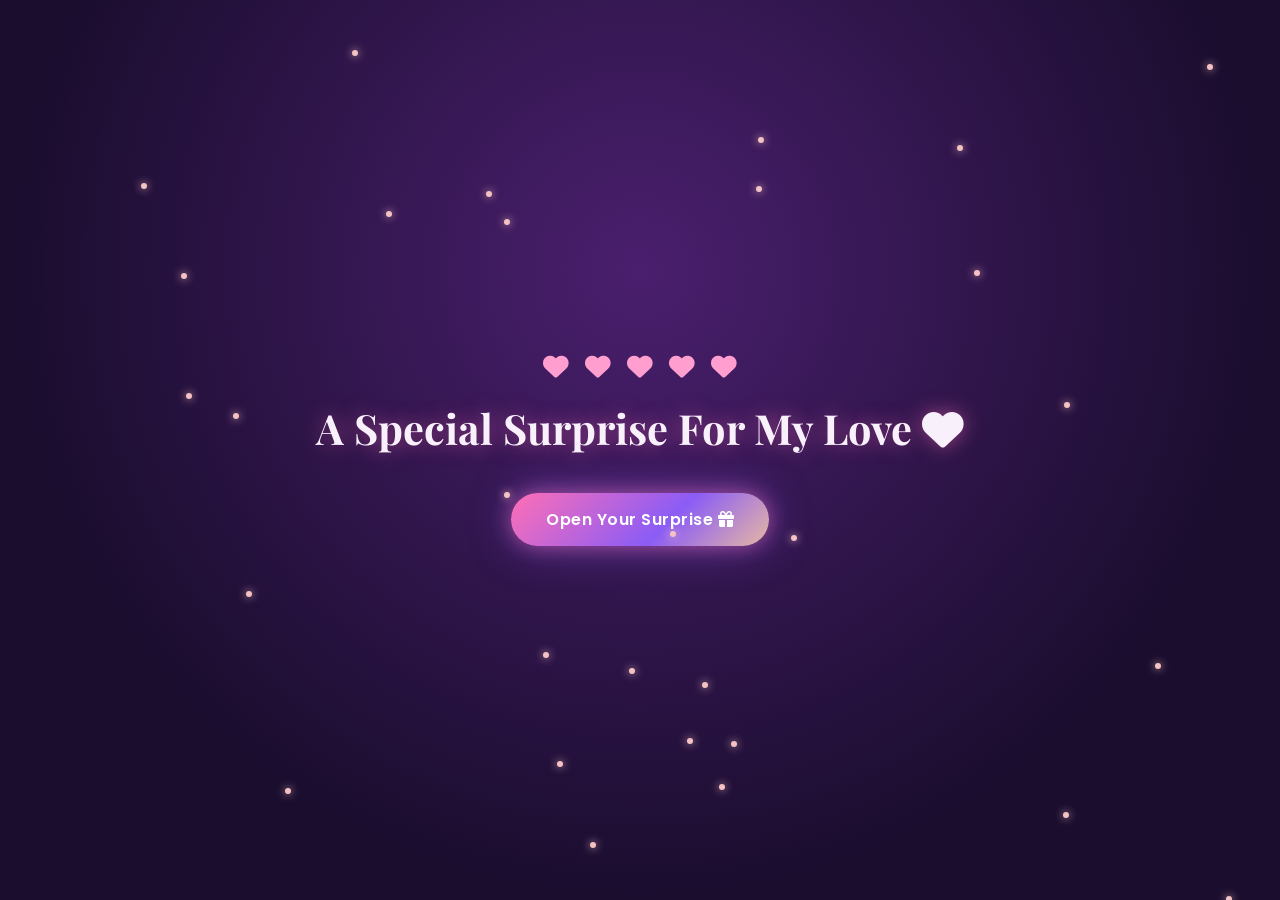
<file: index.html>
<!DOCTYPE html>
<html lang="en">
<head>
  <meta charset="UTF-8">
  <meta name="viewport" content="width=device-width, initial-scale=1.0">
  <title>Happy Birthday My Love ❤️</title>
  <meta name="description" content="A special birthday surprise made with love.">

  <!-- Bootstrap 5 -->
  <link href="https://cdn.jsdelivr.net/npm/bootstrap@5.3.3/dist/css/bootstrap.min.css" rel="stylesheet">
  <!-- AOS -->
  <link href="https://cdn.jsdelivr.net/npm/aos@2.3.1/dist/aos.css" rel="stylesheet">
  <!-- Font Awesome -->
  <link rel="stylesheet" href="https://cdnjs.cloudflare.com/ajax/libs/font-awesome/6.5.2/css/all.min.css">
  <!-- Google Fonts -->
  <link rel="preconnect" href="https://fonts.googleapis.com">
  <link rel="preconnect" href="https://fonts.gstatic.com" crossorigin>
  <link href="https://fonts.googleapis.com/css2?family=Playfair+Display:ital,wght@0,400..900;1,400..900&family=Poppins:wght@300;400;500;600;700;800&family=Caveat:wght@500;600;700&display=swap" rel="stylesheet">

  <!-- Custom CSS -->
  <link rel="stylesheet" href="style.css">
</head>
<body>

  <!-- Cursor heart trail canvas -->
  <canvas id="cursor-canvas"></canvas>

  <!-- ============ LOADING SCREEN ============ -->
  <div id="loading-screen">
    <div class="loader-hearts">
      <i class="fa-solid fa-heart"></i>
      <i class="fa-solid fa-heart"></i>
      <i class="fa-solid fa-heart"></i>
      <i class="fa-solid fa-heart"></i>
      <i class="fa-solid fa-heart"></i>
    </div>
    <h1 class="loader-text">A Special Surprise For My Love <i class="fa-solid fa-heart"></i></h1>
    <button id="enter-btn" class="btn-glow">Open Your Surprise <i class="fa-solid fa-gift"></i></button>
    <div class="sparkle-container" id="loader-sparkles"></div>
  </div>

  <!-- ============ FLOATING MUSIC BUTTON ============ -->
  <div id="floating-music">
    <button id="music-toggle" class="music-btn" aria-label="Toggle music">
      <i class="fa-solid fa-music"></i>
    </button>
    <div class="music-panel" id="music-panel">
      <div class="music-panel-info">
        <img id="fm-cover" src="https://images.unsplash.com/photo-1518609878373-06d740f60d8b?w=120&h=120&fit=crop" alt="cover" class="fm-cover-img spinning">
        <div>
          <p class="fm-title" id="fm-title">Perfect</p>
          <p class="fm-artist" id="fm-artist">Ed Sheeran</p>
        </div>
      </div>
      <div class="music-panel-controls">
        <button id="fm-prev"><i class="fa-solid fa-backward-step"></i></button>
        <button id="fm-play"><i class="fa-solid fa-play"></i></button>
        <button id="fm-next"><i class="fa-solid fa-forward-step"></i></button>
      </div>
      <input type="range" id="fm-volume" min="0" max="1" step="0.01" value="0.5" class="fm-volume">
    </div>
  </div>

  <!-- Background audio element -->
  <audio id="bg-audio" loop></audio>

  <!-- Floating hearts container (global) -->
  <div id="floating-hearts-bg"></div>

  <main id="main-content" class="hidden">

    <!-- ============ NAVIGATION ============ -->
    <nav class="navbar navbar-expand-lg navbar-dark fixed-top glass-nav">
      <div class="container">
        <a class="navbar-brand" href="#hero"><i class="fa-solid fa-heart-pulse"></i> Jhanvi</a>
        <button class="navbar-toggler" type="button" data-bs-toggle="collapse" data-bs-target="#navMenu">
          <span class="navbar-toggler-icon"></span>
        </button>
        <div class="collapse navbar-collapse" id="navMenu">
          <ul class="navbar-nav ms-auto">
            <li class="nav-item"><a class="nav-link" href="you.html">You</a></li>
            <li class="nav-item"><a class="nav-link" href="ourstory.html">Our Story</a></li>
            <li class="nav-item"><a class="nav-link" href="memories.html">Memories</a></li>
            <li class="nav-item"><a class="nav-link" href="letter.html">Letter</a></li>
            <li class="nav-item"><a class="nav-link" href="finale.html">Finale</a></li>
          </ul>
        </div>
      </div>
    </nav>

    <!-- ============ SECTION 2: HERO ============ -->
    <section id="hero" class="section hero-section">
      <div class="hero-particles" id="hero-particles"></div>
      <div class="hero-hearts" id="hero-hearts"></div>
      <div class="container text-center hero-content" data-aos="zoom-in">
        <h2 class="hero-subtitle">Happy Birthday My Love <i class="fa-solid fa-heart pulse"></i></h2>
        <h1 class="hero-year">2026</h1>
        <p class="hero-typing">
          <span id="typing-text"></span><span class="cursor-blink">|</span>
        </p>
        <p class="hero-date">Birth Date: <span class="edit-me" data-edit="birthdate">13th July</span></p>
        <a href="#queen" class="btn-glow mt-4">Start The Journey <i class="fa-solid fa-arrow-down"></i></a>
      </div>
      <div class="scroll-indicator"><i class="fa-solid fa-chevron-down"></i></div>
    </section>

    <!-- ============ SECTION 3: BIRTHDAY QUEEN ============ -->
    <section id="queen" class="section queen-section">
      <div class="container">
        <h2 class="section-title" data-aos="fade-up">The Birthday Queen <i class="fa-solid fa-crown"></i></h2>
        <div class="row justify-content-center align-items-center">
          <div class="col-lg-5 text-center mb-4" data-aos="fade-right">
            <div class="queen-photo-wrap">
              <img src="images/image1.jpeg" alt="Birthday Queen" class="queen-photo edit-me" data-edit="queen-photo">
              <div class="queen-glow"></div>
              <div class="queen-sparkles"></div>
            </div>
          </div>
          <div class="col-lg-6" data-aos="fade-left">
            <div class="glass-card queen-card">
              <h3 class="queen-name edit-me" data-edit="queen-name">My Beautiful <span class="text-gradient">Jhanvi</span></h3>
              <p class="queen-intro">
               "You are the most beautiful part of my life, the reason behind my happiest smiles, and the person who makes every day worth living. 🌹 Your kindness, your laughter, and the love you give make my world brighter than I ever imagined. Every moment with you feels special, and every memory we create becomes a treasure in my heart. 💖 No matter what the future holds, one thing will never change—my love for you. ❤️✨"
              </p>
              <div class="queen-tags">
                <span class="tag-pill"><i class="fa-solid fa-star"></i> My Soulmate</span>
                <span class="tag-pill"><i class="fa-solid fa-heart"></i> My Love</span>
                <span class="tag-pill"><i class="fa-solid fa-gem"></i> My Forever</span>
              </div>
            </div>
          </div>
        </div>
      </div>
    </section>

    <!-- ============ SECTION 4: ROMANTIC MESSAGE ============ -->
    <section id="message" class="section message-section">
      <div class="container">
        <div class="glass-card message-card text-center" data-aos="fade-up">
          <i class="fa-solid fa-heart message-icon"></i>
          <h2 class="section-title">A Little Message For You</h2>
          <p class="typing-message" id="typing-message"></p>
          <div class="floating-hearts-icons">
            <i class="fa-solid fa-heart"></i>
            <i class="fa-regular fa-heart"></i>
            <i class="fa-solid fa-heart"></i>
            <i class="fa-regular fa-heart"></i>
            <i class="fa-solid fa-heart"></i>
          </div>
        </div>
      </div>
    </section>

    <!-- ============ SECTION 5: LOVE STORY TIMELINE ============ -->
    <section id="timeline" class="section timeline-section">
      <div class="container">
        <h2 class="section-title" data-aos="fade-up">Our Love Story <i class="fa-solid fa-heart-circle-check"></i></h2>
        <div class="timeline-wrapper">

          <div class="timeline-item" data-aos="fade-right">
            <div class="timeline-icon"><i class="fa-solid fa-comments"></i></div>
            <div class="glass-card timeline-card">
              <h4>💬First Chat</h4>
              <p class="timeline-date edit-me" data-edit="t1-date">29 August 2024 — The Beginning ❤️</p>
              <p>"One simple message 📱, one beautiful conversation ✨, and suddenly an ordinary day became the start of my favorite story. 💖"</p>
            </div>
          </div>

          <div class="timeline-item reverse" data-aos="fade-left">
            <div class="timeline-icon"><i class="fa-solid fa-phone"></i></div>
            <div class="glass-card timeline-card">
              <h4>📞First Call</h4>
              <p class="timeline-date edit-me" data-edit="t2-date">7 September 2024 — A Special Voice ❤️</p>
              <p>"The first time I heard your voice 🎶, my heart knew you were someone special. 🥰 Minutes felt like seconds, and the call became an unforgettable memory. 💕"</p>
            </div>
          </div>

          <div class="timeline-item" data-aos="fade-right">
            <div class="timeline-icon"><i class="fa-solid fa-people-arrows"></i></div>
            <div class="glass-card timeline-card">
              <h4>🤝First Meeting</h4>
              <p class="timeline-date edit-me" data-edit="t3-date">College — The Day We Met ❤️</p>
              <p>"A simple meeting in college 🎓, but little did I know it would become the start of something beautiful. 💖"</p>
            </div>
          </div>

          <div class="timeline-item reverse" data-aos="fade-left">
            <div class="timeline-icon"><i class="fa-solid fa-utensils"></i></div>
            <div class="glass-card timeline-card">
              <h4>🌹First Date</h4>
              <p class="timeline-date edit-me" data-edit="t4-date">Freshers Party — Our First Memory ✨</p>
              <p>"One freshers party 🎉, a few smiles 😊, and suddenly an ordinary evening became one of my favorite memories. ❤️"</p>
            </div>
          </div>

          <div class="timeline-item" data-aos="fade-right">
            <div class="timeline-icon"><i class="fa-solid fa-camera-retro"></i></div>
            <div class="glass-card timeline-card">
              <h4>📸Special Memories</h4>
              <p class="timeline-date edit-me" data-edit="t5-date">So many beautiful moments</p>
              <p>"One trip to Gandhi Sagar 🌊, countless smiles 😊, endless conversations 💕, and memories that will stay in my heart forever. ✨"</p>
            </div>
          </div>

          <div class="timeline-item reverse" data-aos="fade-left">
            <div class="timeline-icon"><i class="fa-solid fa-infinity"></i></div>
            <div class="glass-card timeline-card">
              <h4>♾️Today</h4>
              <p class="timeline-date edit-me" data-edit="t6-date">And Forever After ❤️</p>
              <p>"Today, I celebrate you and the happiness you bring into my life. 🎂💖 No matter where life takes us, my heart will always choose you, today, tomorrow, and forever. ✨❤️"</p>
            </div>
          </div>

        </div>
      </div>
    </section>

    <!-- ============ SECTION 6: MEMORY GALLERY ============ -->
    <section id="gallery" class="section gallery-section">
      <div class="container">
        <h2 class="section-title" data-aos="fade-up">Our Beautiful Memories <i class="fa-solid fa-images"></i></h2>
        <div class="row g-4" id="memory-gallery">

          <div class="col-md-6 col-lg-4" data-aos="fade-up">
            <div class="glass-card memory-card tilt-card">
              <div class="memory-img-wrap">
                <img src="images/image2.jpeg" alt="Memory 1" class="memory-img edit-me" data-edit="mem1-img">
              </div>
              <div class="memory-body">
                <p class="shayari edit-me" data-edit="mem1-shayari">"Life is very beautiful,<br>Agar tum saath ho.❤️🌸"</p>
                <div class="memory-song">
                  <i class="fa-solid fa-music"></i>
                  <span class="edit-me" data-edit="mem1-song">Meri Banogi Kya — Rito Riba</span>
                 <button class="play-mini" data-song="media/song1.mpeg"><i class="fa-solid fa-play"></i></button>
                </div>
                
                <p class="memory-desc edit-me" data-edit="mem1-desc">"Every picture with you feels like a special chapter of my life. Your smile turns ordinary moments into unforgettable memories."</p>
              </div>
            </div>
          </div>

          <div class="col-md-6 col-lg-4" data-aos="fade-up" data-aos-delay="100">
            <div class="glass-card memory-card tilt-card">
              <div class="memory-img-wrap">
                <img src="images/image3.jpeg" alt="Memory 2" class="memory-img edit-me" data-edit="mem2-img">
              </div>
              <div class="memory-body">
                <p class="shayari edit-me" data-edit="mem2-shayari">"Everything is Fine,<br>If you are Mine.❣️🙈"</p>
                <div class="memory-song">
                  <i class="fa-solid fa-music"></i>
                  <span class="edit-me" data-edit="mem2-song">Love You Oye — Prabh Gill</span>
                  <button class="play-mini" data-song="media/song2.mpeg"><i class="fa-solid fa-play"></i></button>
                </div>
                <p class="memory-desc edit-me" data-edit="mem2-desc">"No matter where we are, every conversation with you becomes my favorite part of the day. You make even the simplest moments beautiful."</p>
              </div>
            </div>
          </div>

          <div class="col-md-6 col-lg-4" data-aos="fade-up" data-aos-delay="200">
            <div class="glass-card memory-card tilt-card">
              <div class="memory-img-wrap">
                <img src="images/image4.jpeg" alt="Memory 3" class="memory-img edit-me" data-edit="mem3-img">
              </div>
              <div class="memory-body">
                <p class="shayari edit-me" data-edit="mem3-shayari">"Betuuuuuu,<br>You are my jigar ka tukda. ❤️"</p>
                <div class="memory-song">
                  <i class="fa-solid fa-music"></i>
                  <span class="edit-me" data-edit="mem3-song">Tere Mast Mast Do Nain — Rahat Fateh </span>
                 <button class="play-mini" data-song="media/song3.mpeg"><i class="fa-solid fa-play"></i></button>
                </div>
                <p class="memory-desc edit-me" data-edit="mem3-desc">"The comfort in your presence, the happiness in your smile, and the warmth in your heart are the reasons these memories mean so much to me."</p>
              </div>
            </div>
          </div>

          <div class="col-md-6 col-lg-4" data-aos="fade-up">
            <div class="glass-card memory-card tilt-card">
              <div class="memory-img-wrap">
                <img src="images/image5.jpeg" alt="Memory 4" class="memory-img edit-me" data-edit="mem4-img">
              </div>
              <div class="memory-body">
                <p class="shayari edit-me" data-edit="mem4-shayari">"One smile from you,<br>Fixes my entire day. 😊❤️"</p>
                <div class="memory-song">
                  <i class="fa-solid fa-music"></i>
                  <span class="edit-me" data-edit="mem4-song">Vaaroon — Romy</span>
                  <button class="play-mini" data-song="media/song4.mpeg"><i class="fa-solid fa-play"></i></button>
                </div>
                <p class="memory-desc edit-me" data-edit="mem4-desc">Your smile is my favorite reason to forget every worry and enjoy every moment.</p>
              </div>
            </div>
          </div>

          <div class="col-md-6 col-lg-4" data-aos="fade-up" data-aos-delay="100">
            <div class="glass-card memory-card tilt-card">
              <div class="memory-img-wrap">
                <img src="images/image6.jpeg" alt="Memory 5" class="memory-img edit-me" data-edit="mem5-img">
              </div>
              <div class="memory-body">
                <p class="shayari edit-me" data-edit="mem5-shayari">"You are my favorite notification📱,<br>And my sweetest distraction. ❤️</p>
                <div class="memory-song">
                  <i class="fa-solid fa-music"></i>
                  <span class="edit-me" data-edit="mem5-song">Pawan Udave Batiya — Rekha </span>
                  <button class="play-mini" data-song="media/song5.mpeg"><i class="fa-solid fa-play"></i></button>
                </div>
                <p class="memory-desc edit-me" data-edit="mem5-desc">You don't just make moments beautiful, you make life beautiful.</p>
              </div>
            </div>
          </div>

          <div class="col-md-6 col-lg-4" data-aos="fade-up" data-aos-delay="200">
            <div class="glass-card memory-card tilt-card">
              <div class="memory-img-wrap">
                <img src="images/image7.jpeg" alt="Memory 6" class="memory-img edit-me" data-edit="mem6-img">
              </div>
              <div class="memory-body">
                <p class="shayari edit-me" data-edit="mem6-shayari">"I look at you,<br>And see my whole world. 🌍🥰"</p>
                <div class="memory-song">
                  <i class="fa-solid fa-music"></i>
                  <span class="edit-me" data-edit="mem6-song">You & I — DIVINE</span>
                  <button class="play-mini" data-song="media/song6.mpeg"><i class="fa-solid fa-play"></i></button>
                </div>
                <p class="memory-desc edit-me" data-edit="mem6-desc">If happiness had a face, it would look a lot like you.</p>
              </div>
            </div>
          </div>

        </div>
      </div>
    </section>
    <audio id="audioPlayer"></audio>

    <!-- ============ SECTION 7: MUSIC PLAYER ============ -->
    <section id="music" class="section music-section">
      <div class="container">
        <h2 class="section-title" data-aos="fade-up">Our Favorite Songs <i class="fa-solid fa-headphones-simple"></i></h2>
        <div class="glass-card music-player-card" data-aos="zoom-in">
          <div class="player-disc-wrap">
            <div class="player-disc" id="player-disc">
              <img id="player-cover" src="images/image21.jpeg" alt="Song cover" >
              
            </div>
          </div>
          <div class="player-info">
            <h4 id="player-title">Tere Sang Yaara</h4>
            <p id="player-artist">Atif Aslam</p>
            <div class="player-progress-wrap">
              <span id="player-current">0:00</span>
              <input type="range" id="player-progress" value="0" min="0" max="100" class="player-progress">
              <span id="player-duration">0:00</span>
            </div>
            <div class="player-controls">
              <button id="player-prev"><i class="fa-solid fa-backward-step"></i></button>
              <button id="player-play" class="play-main"><i class="fa-solid fa-play"></i></button>
              <button id="player-next"><i class="fa-solid fa-forward-step"></i></button>
            </div>
            <div class="player-volume-wrap">
              <i class="fa-solid fa-volume-low"></i>
              <input type="range" id="player-volume" min="0" max="1" step="0.01" value="0.5" class="player-volume">
            </div>
          </div>
          <audio id="player-audio"><source src="media/song7.mpeg" type="audio/mpeg" ></audio>
        </div>
      </div>
    </section>

    <!-- ============ SECTION 8: REASONS I LOVE YOU ============ -->
    <section id="reasons" class="section reasons-section">
      <div class="container">
        <h2 class="section-title" data-aos="fade-up">20 Reasons I Love You <i class="fa-solid fa-heart"></i></h2>
        <p class="section-subtitle text-center" data-aos="fade-up">Tap each card to reveal a reason</p>
        <div class="row g-3" id="reasons-grid"></div>
      </div>
    </section>

    <!-- ============ SECTION 9: RELATIONSHIP COUNTER ============ -->
    <section id="counter" class="section counter-section">
      <div class="container text-center">
        <h2 class="section-title" data-aos="fade-up">Together For <i class="fa-solid fa-clock"></i></h2>
        <p class="section-subtitle" data-aos="fade-up">Since <span class="edit-me" data-edit="relationship-date">29th August 2024</span></p>
        <div class="row counter-grid" data-aos="zoom-in">
          <div class="col-6 col-md-2">
            <div class="glass-card counter-box">
              <span class="counter-num" id="c-years">0</span>
              <span class="counter-label">Years</span>
            </div>
          </div>
          <div class="col-6 col-md-2">
            <div class="glass-card counter-box">
              <span class="counter-num" id="c-months">0</span>
              <span class="counter-label">Months</span>
            </div>
          </div>
          <div class="col-6 col-md-2">
            <div class="glass-card counter-box">
              <span class="counter-num" id="c-days">0</span>
              <span class="counter-label">Days</span>
            </div>
          </div>
          <div class="col-6 col-md-2">
            <div class="glass-card counter-box">
              <span class="counter-num" id="c-hours">0</span>
              <span class="counter-label">Hours</span>
            </div>
          </div>
          <div class="col-6 col-md-2">
            <div class="glass-card counter-box">
              <span class="counter-num" id="c-minutes">0</span>
              <span class="counter-label">Minutes</span>
            </div>
          </div>
          <div class="col-6 col-md-2">
            <div class="glass-card counter-box">
              <span class="counter-num" id="c-seconds">0</span>
              <span class="counter-label">Seconds</span>
            </div>
          </div>
        </div>
      </div>
    </section>

    <!-- ============ SECTION 10: QUOTES SLIDER ============ -->
    <section id="quotes" class="section quotes-section">
      <div class="container">
        <h2 class="section-title" data-aos="fade-up">Words From The Heart <i class="fa-solid fa-quote-left"></i></h2>
        <div class="quotes-slider glass-card" data-aos="fade-up">
          <div class="quotes-track" id="quotes-track">
            <div class="quote-slide active">
              <p class="quote-text">"Tum meri zindagi ka sabse khoobsurat surprise ho,<br>Jise main kabhi khona nahi chahta. 🎁❤️"</p>
            </div>
            <div class="quote-slide">
              <p class="quote-text">"Tumhe dekh kar aaj bhi butterflies hoti hain,<br>Jaise pehli baar tumse pyaar hua tha. 🦋❤️"</p>
            </div>
            <div class="quote-slide">
              <p class="quote-text">"Log ghar dhoondte hain duniya mein,<br>Maine apna ghar tum mein dhoond liya. 🏡🥹❤️"</p>
            </div>
            <div class="quote-slide">
              <p class="quote-text">"Tum sirf meri girlfriend nahi ho,<br>Tum meri duaon ka sabse khoobsurat jawab ho. 🤲❤️"</p>
            </div>
            <div class="quote-slide">
             <p class="quote-text">"Agar har janam mein tumhe chunna pade,<br>Toh main har baar tumhe hi chununga. 💍♾️❤️"</p>
            </div>
          </div>
          <div class="quotes-dots" id="quotes-dots"></div>
        </div>
      </div>
    </section>

    <!-- ============ SECTION 11: 3D PHOTO CAROUSEL ============ -->
    <section id="carousel3d" class="section carousel3d-section">
      <div class="container">
        <h2 class="section-title" data-aos="fade-up">Picture Perfect <i class="fa-solid fa-camera"></i></h2>
        <div class="carousel-3d-wrap" data-aos="zoom-in">
          <div class="carousel-3d" id="carousel-3d">
            <div class="carousel-item-3d"><img src="images/image8.jpeg" alt="Photo 1"></div>
            <div class="carousel-item-3d"><img src="images/image9.jpeg" alt="Photo 2"></div>
            <div class="carousel-item-3d"><img src="images/image10.jpeg" alt="Photo 3"></div>
            <div class="carousel-item-3d"><img src="images/image11.jpeg" alt="Photo 4"></div>
            <div class="carousel-item-3d"><img src="images/image12.jpeg" alt="Photo 5"></div>
            <div class="carousel-item-3d"><img src="images/image13.jpeg" alt="Photo 6"></div>
          </div>
        </div>
      </div>
    </section>

    <!-- ============ SECTION 12: VIDEO MEMORIES ============ -->
    <section id="videos" class="section videos-section">
      <div class="container">
        <h2 class="section-title" data-aos="fade-up">Video Memories <i class="fa-solid fa-video"></i></h2>
        <div class="row g-4">
          <div class="col-md-4" data-aos="fade-up">
            <div class="glass-card video-card" data-video="media/video1.mp4">
              <img src="images/image14.jpeg" alt="Video 1">
              <div class="video-play-overlay"><i class="fa-solid fa-play"></i></div>
              <p class="video-caption edit-me" data-edit="vid1-caption">The Day My World Became More Beautiful ❤️</p>
            </div>
          </div>
          <div class="col-md-4" data-aos="fade-up" data-aos-delay="100">
            <div class="glass-card video-card" data-video="media/video2.mp4">
              <img src="images/image15.jpeg" alt="Video 2">
              <div class="video-play-overlay"><i class="fa-solid fa-play"></i></div>
              <p class="video-caption edit-me" data-edit="vid2-caption">The Beauty That Takes My Breath Away ✨</p>
            </div>
          </div>
          <div class="col-md-4" data-aos="fade-up" data-aos-delay="200">
            <div class="glass-card video-card" data-video="media/video3.mp4">
              <img src="images/image16.jpeg" alt="Video 3">
              <div class="video-play-overlay"><i class="fa-solid fa-play"></i></div>
              <p class="video-caption edit-me" data-edit="vid3-caption">The Smile I Could Fall In Love With Forever 🌹❤️</p>
            </div>
          </div>
        </div>
      </div>
    </section>

    <!-- Video Lightbox Modal -->
    <div class="video-lightbox" id="video-lightbox">
      <div class="video-lightbox-content">
        <button class="video-lightbox-close" id="video-lightbox-close"><i class="fa-solid fa-xmark"></i></button>
        <div class="video-lightbox-frame">
          <iframe id="video-iframe" src="" title="Video memory" allow="autoplay; encrypted-media" allowfullscreen></iframe>
        </div>
      </div>
    </div>

    <!-- ============ SECTION 13: WISHES WALL ============ -->
    <section id="wishes" class="section wishes-section">
      <div class="container">
        <h2 class="section-title" data-aos="fade-up">Wishes Wall <i class="fa-solid fa-wand-magic-sparkles"></i></h2>
        <div class="row g-4" id="wishes-grid">
          <div class="col-md-4" data-aos="fade-up">
            <div class="glass-card wish-card">
              <i class="fa-solid fa-cake-candles wish-icon"></i>
             <p>May your smile never fade, your heart always stay happy, and your life be filled with love, laughter, and beautiful surprises. 😊🎂🌸❤️✨</p>
            </div>
          </div>
          <div class="col-md-4" data-aos="fade-up" data-aos-delay="100">
            <div class="glass-card wish-card">
              <i class="fa-solid fa-star wish-icon"></i>
              <p>Wishing you a year full of love, laughter, unforgettable memories, and dreams that come true — because you deserve a life as beautiful as your heart. 🎂🌷🥹❤️✨</p>
            </div>
          </div>
          <div class="col-md-4" data-aos="fade-up" data-aos-delay="200">
            <div class="glass-card wish-card">
              <i class="fa-solid fa-dove wish-icon"></i>
              <p>May all your silent wishes turn into beautiful realities, and may happiness follow you wherever you go. 👑🌷🎂❤️</p>
            </div>
          </div>
          <div class="col-md-4" data-aos="fade-up">
            <div class="glass-card wish-card">
              <i class="fa-solid fa-gift wish-icon"></i>
              <p>Happy Birthday to the girl who turns my ordinary days into the most beautiful memories of my life. 🎂🥹❤️✨</p>
            </div>
          </div>
          <div class="col-md-4" data-aos="fade-up" data-aos-delay="100">
            <div class="glass-card wish-card">
              <i class="fa-solid fa-sun wish-icon"></i>
              <p>You deserve all the love, happiness, and sunshine this world has to offer, and I promise to always be the reason behind your smile. ☀️😊❤️✨</p>
            </div>
          </div>
          <div class="col-md-4" data-aos="fade-up" data-aos-delay="200">
            <div class="glass-card wish-card">
              <i class="fa-solid fa-ring wish-icon"></i>
              <p>Every year with you feels like my favorite chapter, and I can't wait to write the rest of our story together. 📖🥹❤️✨</p>
            </div>
          </div>
        </div>
      </div>
    </section>

    <!-- ============ SECTION 14: FUTURE DREAMS ============ -->
    <section id="dreams" class="section dreams-section">
      <div class="container">
        <h2 class="section-title" data-aos="fade-up">Our Future Dreams <i class="fa-solid fa-route"></i></h2>
        <div class="row g-4">
          <div class="col-md-6 col-lg-3" data-aos="fade-up">
            <div class="glass-card dream-card">
               <img src="images/image17.jpeg" alt="home" style="width:100%; height:auto;">
              <h5> our own home</h5>
              <p>"A beautiful home built with love, where every corner holds our dreams and every day feels like a blessing."</p>
            </div>
          </div>
          <div class="col-md-6 col-lg-3" data-aos="fade-up" data-aos-delay="100">
            <div class="glass-card dream-card">
              <img src="images/image18.jpeg" alt="family" style="width:100%; height:auto;">
              <h5> Happy Family</h5>
              <p>"A happy family filled with love, laughter, and countless memories that make life truly special."</p>
            </div>
          </div>
          <div class="col-md-6 col-lg-3" data-aos="fade-up" data-aos-delay="200">
            <div class="glass-card dream-card">
              <img src="images/image19.jpeg" alt="Switzerland" style="width:100%; height:auto;">
              <h5> World Tour</h5>
              <p>"Exploring the world hand in hand, creating unforgettable memories in every place we visit together."</p>
            </div>
          </div>
          <div class="col-md-6 col-lg-3" data-aos="fade-up" data-aos-delay="300">
            <div class="glass-card dream-card">
              <img src="images/image20.jpeg" alt="Our Home" style="width:100%; height:auto;">
              <h5> Golden Years</h5>
              <p>"Growing old together, cherishing every moment, and proving that true love only gets stronger with time."</p>
            </div>
          </div>
        </div>
      </div>
    </section>

    <!-- ============ SECTION 15: SURPRISE GIFT BOX ============ -->
    <section id="giftbox" class="section giftbox-section">
      <div class="container text-center">
        <h2 class="section-title" data-aos="fade-up">A Little Surprise For You <i class="fa-solid fa-gift"></i></h2>
        <p class="section-subtitle" data-aos="fade-up">Tap the box to open it</p>
        <div class="gift-box-wrap" data-aos="zoom-in">
          <div class="gift-box" id="gift-box">
            <div class="gift-box-lid"></div>
            <div class="gift-box-base"></div>
            <div class="gift-box-ribbon-v"></div>
            <div class="gift-box-ribbon-h"></div>
            <div class="gift-box-bow"><i class="fa-solid fa-bow-arrow"></i></div>
          </div>
          <div class="gift-message" id="gift-message">
            <h3>Surprise! <i class="fa-solid fa-heart"></i></h3>
            <p>You are the best thing that has ever happened to me. Every single day with you feels like a gift, and I promise to cherish you forever.</p>
          </div>
        </div>
      </div>
    </section>

    <!-- ============ SECTION 16: LOVE QUIZ ============ -->
    <section id="quiz" class="section quiz-section">
      <div class="container">
        <h2 class="section-title" data-aos="fade-up">How Well Do You Know Us? <i class="fa-solid fa-circle-question"></i></h2>
        <div class="glass-card quiz-card" data-aos="zoom-in">
          <div id="quiz-container"></div>
        </div>
      </div>
    </section>

    <!-- ============ SECTION 18: INTERACTIVE BIRTHDAY CAKE ============ -->
    <section id="cake" class="section cake-section">
      <div class="container text-center">
        <h2 class="section-title" data-aos="fade-up">Make A Wish <i class="fa-solid fa-cake-candles"></i></h2>
        <p class="section-subtitle" data-aos="fade-up">Click the cake to blow out the candles</p>
        <div class="cake-wrap" data-aos="zoom-in">
          <div class="cake" id="cake">
            <div class="cake-plate"></div>
            <div class="cake-layer cake-bottom"></div>
            <div class="cake-layer cake-middle"></div>
            <div class="cake-layer cake-top"></div>
            <div class="cake-drip cake-drip-1"></div>
            <div class="cake-drip cake-drip-2"></div>
            <div class="cake-drip cake-drip-3"></div>
            <div class="candle candle-1"><div class="flame"></div></div>
            <div class="candle candle-2"><div class="flame"></div></div>
            <div class="candle candle-3"><div class="flame"></div></div>
            <div class="candle candle-4"><div class="flame"></div></div>
            <div class="candle candle-5"><div class="flame"></div></div>
          </div>
        </div>
        <div class="cake-big-message" id="cake-big-message">
          <h1>HAPPY BIRTHDAY MY LOVE <i class="fa-solid fa-heart"></i></h1>
        </div>
      </div>
    </section>

    <!-- ============ SECTION 20: LOVE LETTER ============ -->
   <section id="letter" class="section letter-section">
  <div class="container">
    <h2 class="section-title" data-aos="fade-up">
      A Letter From My Heart <i class="fa-solid fa-envelope-open-text"></i>
    </h2>

    <div class="letter-paper" data-aos="fade-up">
      <p class="letter-greeting">My Dearest Jhanvi, ❤️</p>

      <p>
        Happy Birthday, Betuuuuuuuu! 🎂👑
        Aaj tumhara special day hai, aur main bas itna kehna chahta hoon ki
        meri zindagi ka sabse khoobsurat hissa tum ho. Pata nahi maine aisa
        kya accha kiya tha jo tum meri life mein aayi, lekin har din main
        uss baat ke liye thankful rehta hoon. ❤️
      </p>

      <p>
        Tumhari muskaan meri sabse favorite cheez hai, tumhari hasi mera mood
        theek kar deti hai, aur tumhari ek chhoti si "hmm" bhi mere dil ko
        sukoon de deti hai. 😊💕 Tumhare saath ki har chhoti baat mere liye
        ek khoobsurat memory ban jaati hai.
      </p>

      <p>
        Tumse baat karna, tumhare saath hasna, tumhara gussa sehna,
        tumhari care feel karna... ye sab meri zindagi ke woh moments hain
        jinhe main kabhi khona nahi chahta. Tum sirf meri girlfriend nahi ho,
        tum meri best friend, meri safe place, meri aadat aur meri sabse
        pyari wish ho. 🫶✨
      </p>

      <p>
        Aaj bhi jab main tumhe dekhta hoon, dil mein wahi pehli baar wali
        butterflies udne lagti hain. 🦋❤️ Tumhe dekh kar lagta hai ki meri
        poori duniya mere saamne khadi hai. Log ghar dhoondte hain duniya mein,
        lekin maine apna ghar tum mein dhoond liya. 🏡🥹
      </p>

      <p>
        Main promise karta hoon ki har khushi mein tumhare saath hasunga,
        har mushkil mein tumhara haath pakadunga, aur har birthday ko tumhare
        liye aur bhi zyada special banane ki koshish karunga. Chahe waqt
        kitna bhi badal jaaye, meri feelings tumhare liye kabhi nahi badalengi.
        💍♾️❤️
      </p>

      <p>
        Thank you for choosing me, for trusting me, aur mujhe itna pyaar dene
        ke liye. Tumne meri ordinary si life ko extraordinary bana diya hai.
        Tum meri favorite notification ho, meri sweetest distraction ho,
        aur meri har wish ka sabse khoobsurat jawab ho. 📱❤️🤲
      </p>

      <p>
        Happy Birthday to the most beautiful girl, the kindest soul,
        and the Queen of my heart. 👑🎂❤️
        Please keep smiling, because your smile is my favorite reason to smile too.
        🥹🌸
      </p>

      <p class="letter-signoff">
        Forever and Always Yours,<br>
        <strong>Sonu ❤️</strong>
      </p>
    </div>
  </div>
</section>

    <!-- ============ SECTION 21: THANK YOU ============ -->
    <section id="thankyou" class="section thankyou-section">
      <div class="container text-center">
        <div class="glass-card thankyou-card" data-aos="zoom-in">
          <i class="fa-solid fa-heart thankyou-icon pulse"></i>
          <h2>Thank You For Being The Most Beautiful Part Of My Life <i class="fa-solid fa-heart"></i></h2>
        </div>
      </div>
    </section>

    <!-- ============ SECTION 22: GRAND FINALE ============ -->
    <section id="finale" class="section finale-section">
      <canvas id="fireworks-canvas"></canvas>
      <div class="confetti-container" id="confetti-container"></div>
      <div class="balloon-container" id="balloon-container"></div>
      <div class="container text-center finale-content" data-aos="zoom-in">
        <h1 class="finale-title">Happy Birthday <i class="fa-solid fa-heart"></i></h1>
        <h2 class="finale-subtitle">I Love You Forever <i class="fa-solid fa-heart"></i></h2>
        <button class="btn-glow mt-4" id="replay-celebration">Celebrate Again <i class="fa-solid fa-champagne-glasses"></i></button>
      </div>
      <footer class="finale-footer">
        <p>Made with <i class="fa-solid fa-heart"></i> just for you</p>
      </footer>
    </section>

  </main>

  <!-- Confetti / Fireworks overlay (full screen, used by cake click section 19) -->
  <div class="celebration-overlay" id="celebration-overlay">
    <canvas id="overlay-fireworks"></canvas>
    <div class="overlay-confetti" id="overlay-confetti"></div>
    <div class="overlay-balloons" id="overlay-balloons"></div>
  </div>

  <!-- Bootstrap JS -->
  <script src="https://cdn.jsdelivr.net/npm/bootstrap@5.3.3/dist/js/bootstrap.bundle.min.js"></script>
  <!-- AOS JS -->
  <script src="https://cdn.jsdelivr.net/npm/aos@2.3.1/dist/aos.js"></script>
  <!-- Custom JS -->
  <script src="script.js"></script>
</body>
</html>
</file>
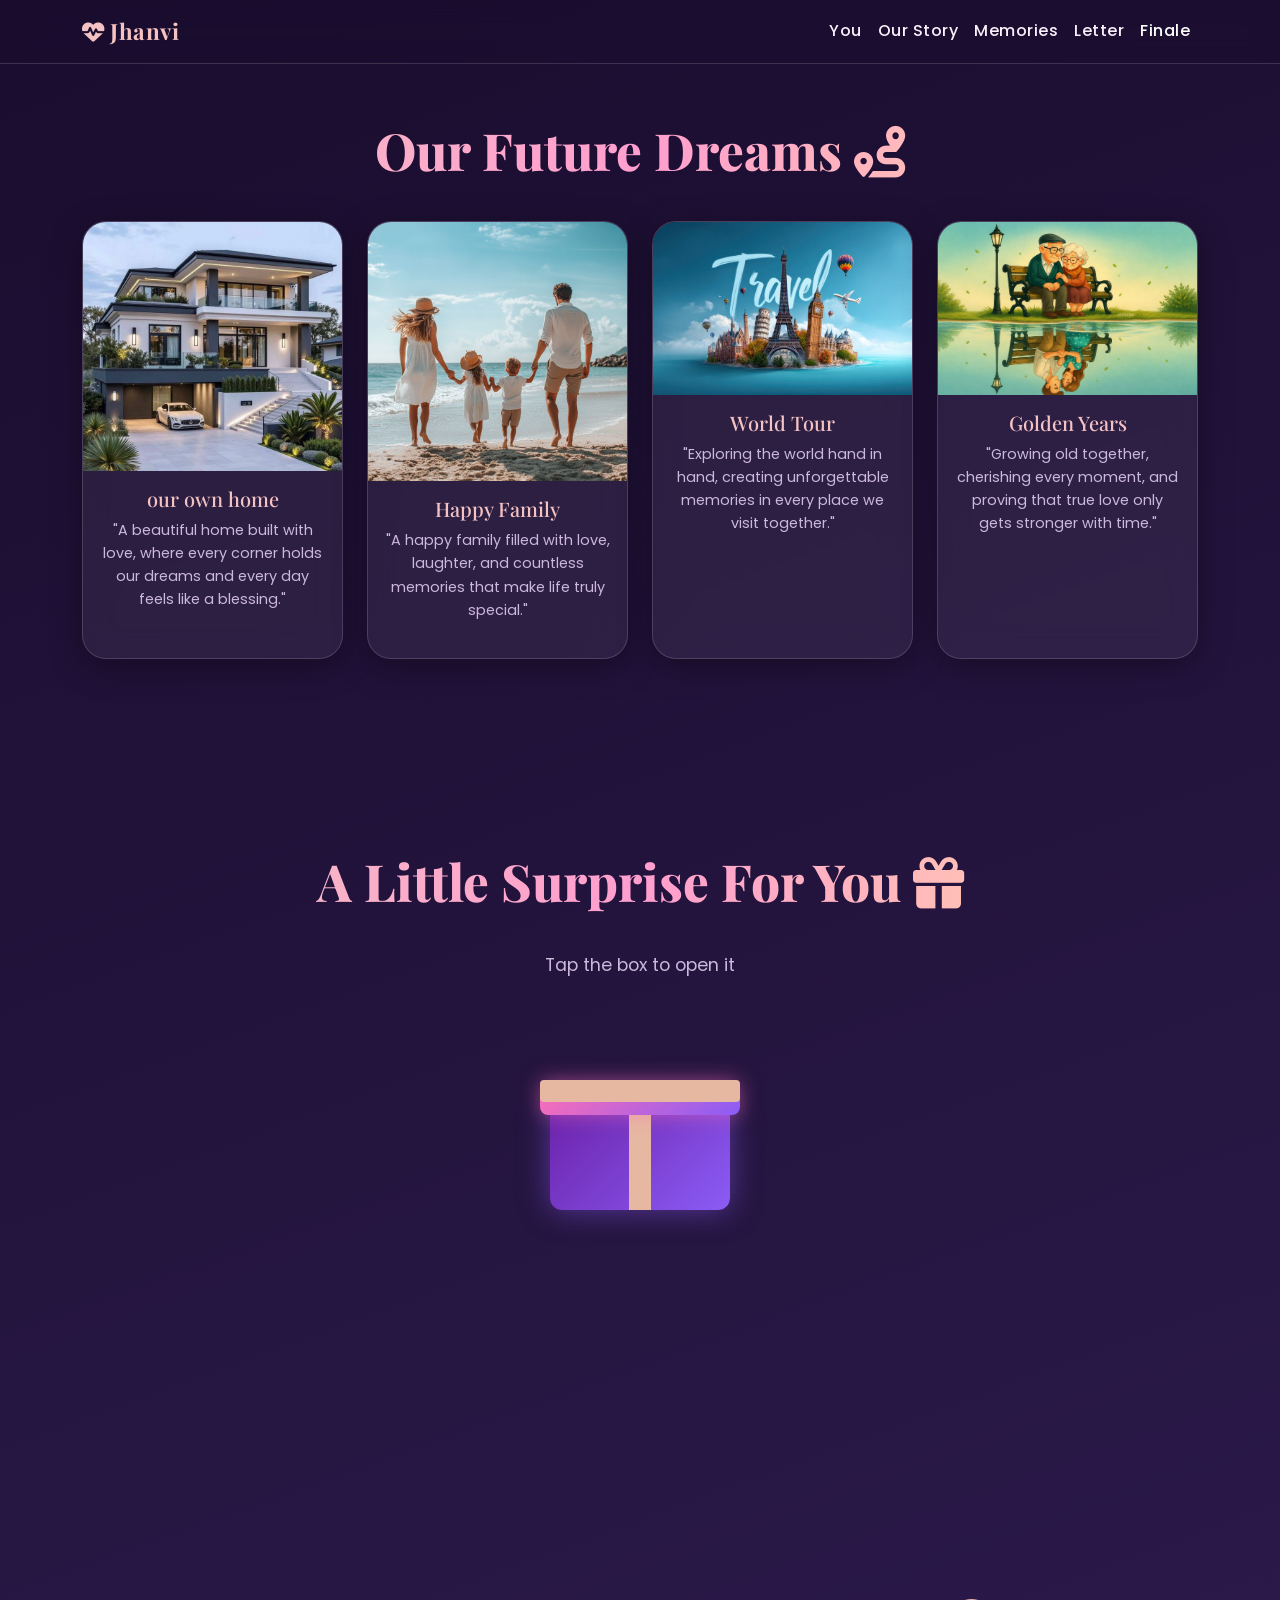
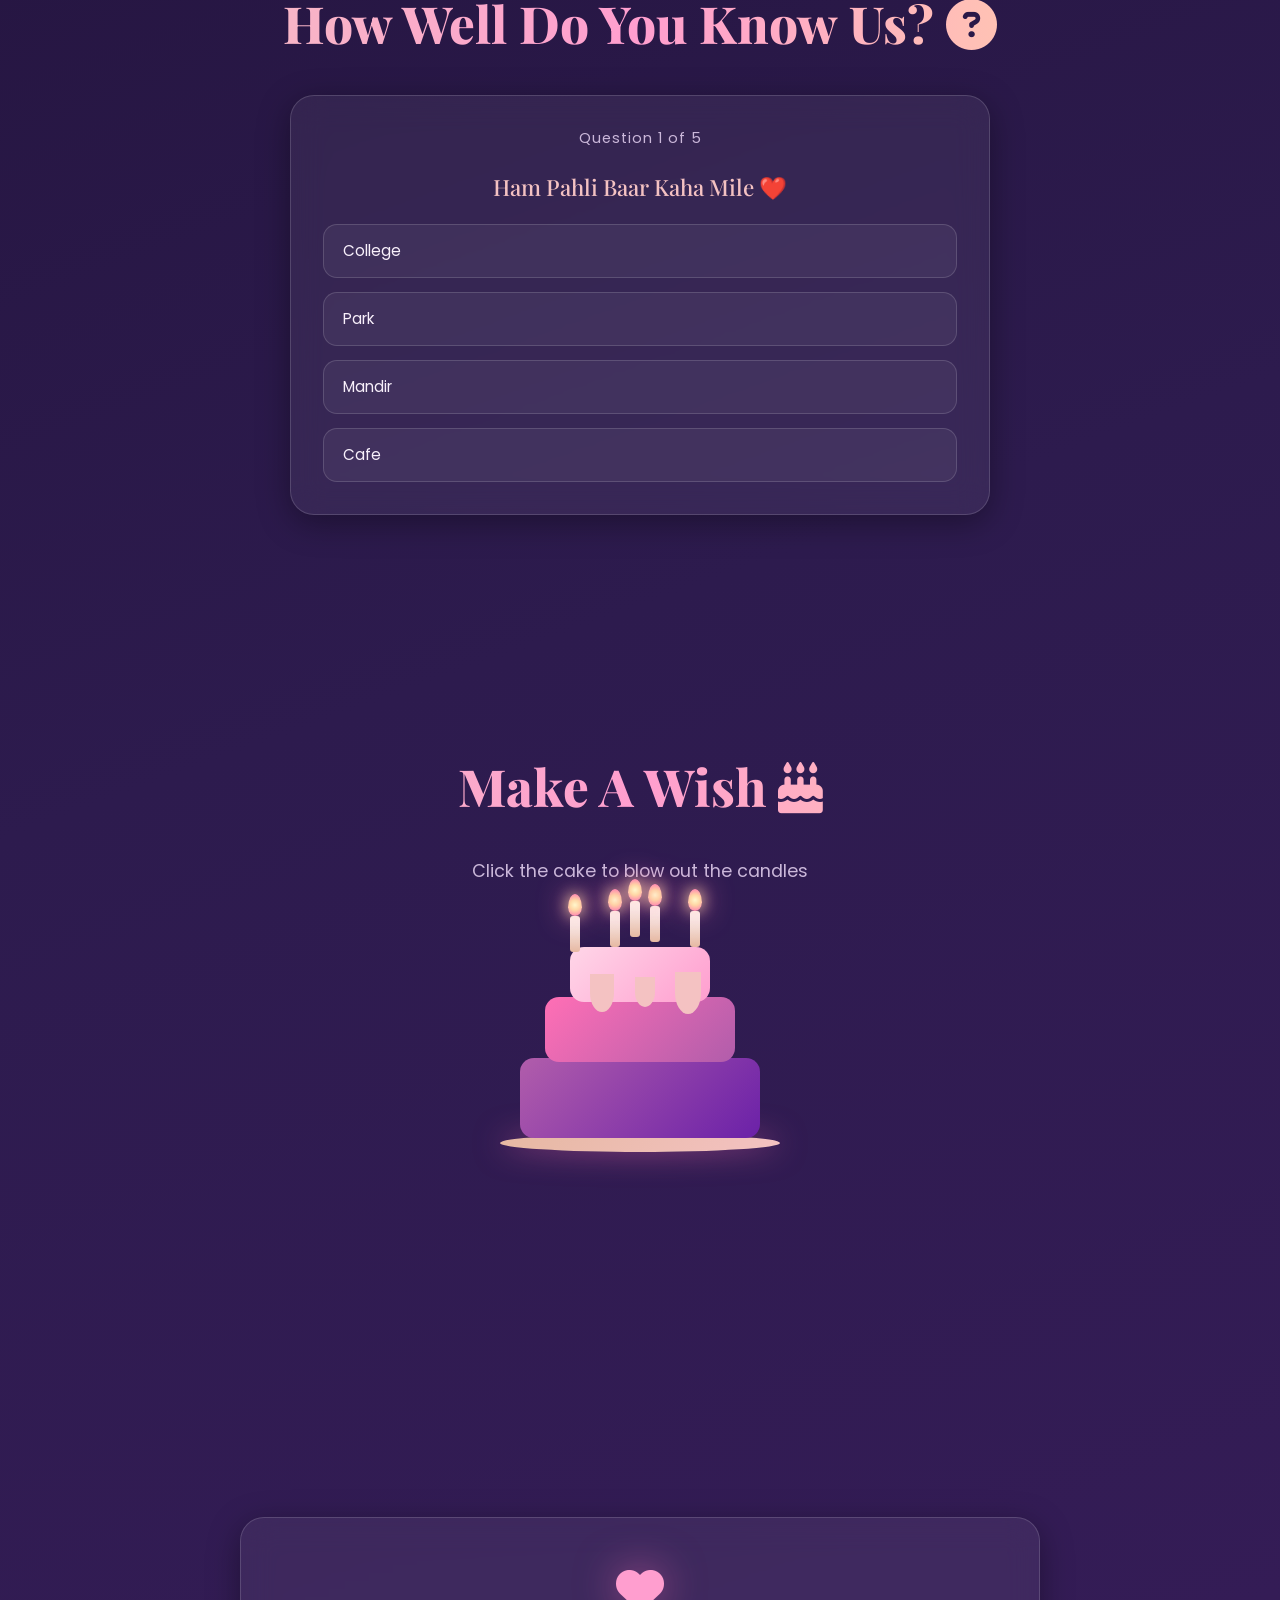
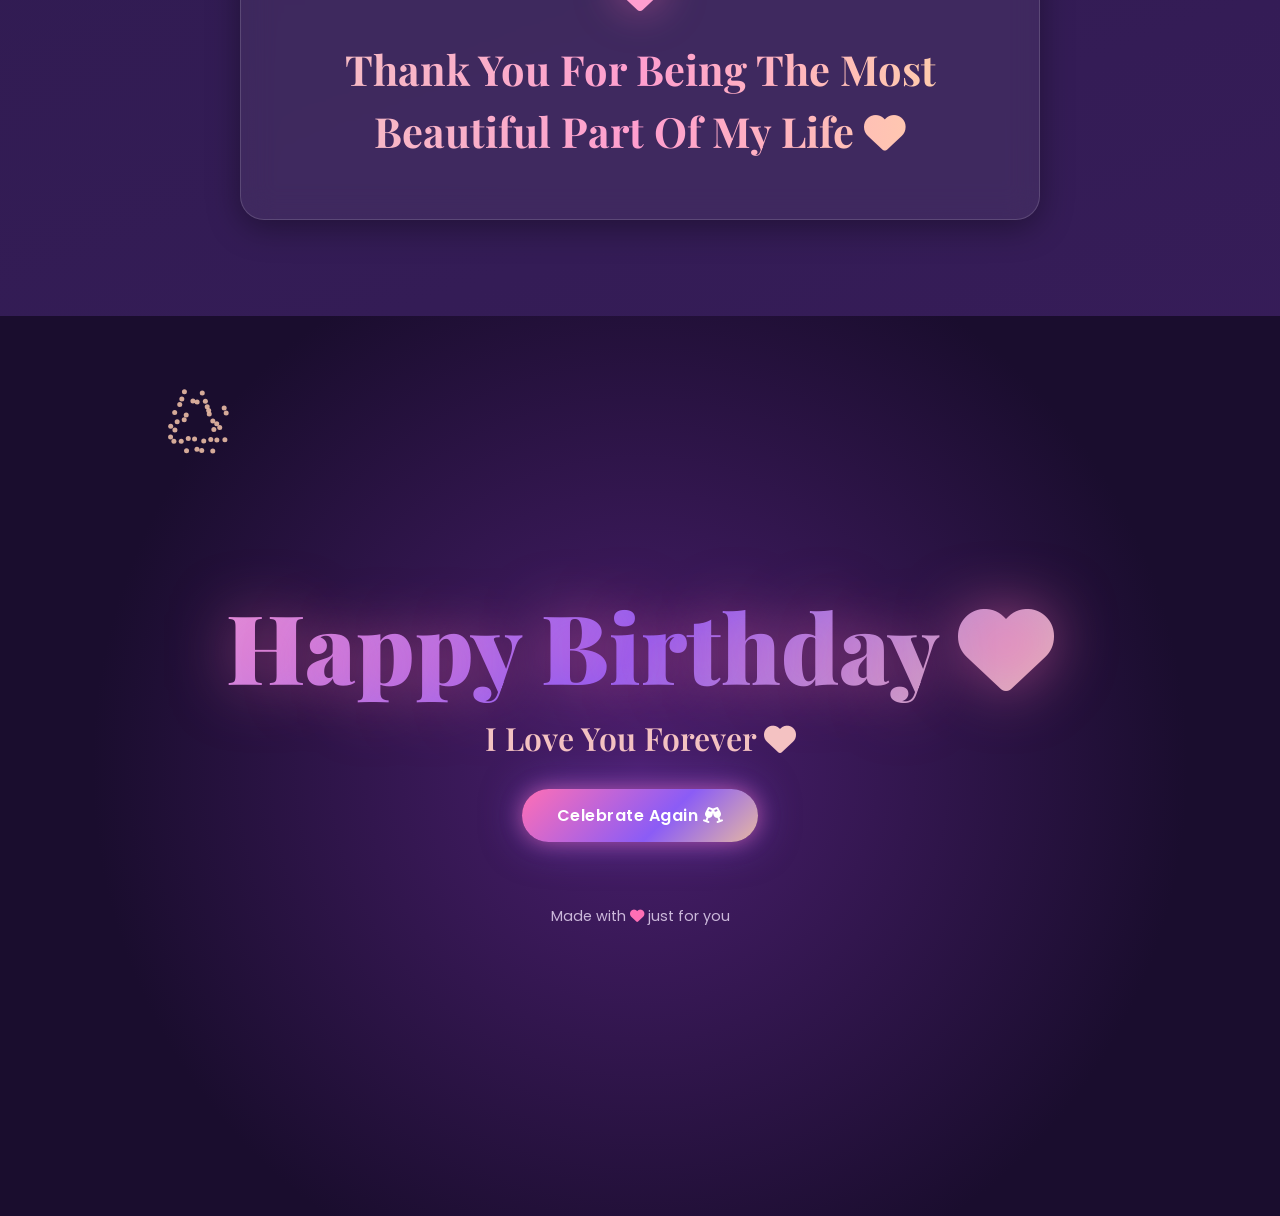
<file: finale.html>
<!DOCTYPE html>
<html lang="en">
<head>
  <meta charset="UTF-8">
  <meta name="viewport" content="width=device-width, initial-scale=1.0">
  <title>Finale ❤️</title>
  <link href="https://cdn.jsdelivr.net/npm/bootstrap@5.3.3/dist/css/bootstrap.min.css" rel="stylesheet">
  <link href="https://cdn.jsdelivr.net/npm/aos@2.3.1/dist/aos.css" rel="stylesheet">
  <link rel="stylesheet" href="https://cdnjs.cloudflare.com/ajax/libs/font-awesome/6.5.2/css/all.min.css">
  <link rel="preconnect" href="https://fonts.googleapis.com">
  <link rel="preconnect" href="https://fonts.gstatic.com" crossorigin>
  <link href="https://fonts.googleapis.com/css2?family=Playfair+Display:ital,wght@0,400..900;1,400..900&family=Poppins:wght@300;400;500;600;700;800&family=Caveat:wght@500;600;700&display=swap" rel="stylesheet">
  <link rel="stylesheet" href="style.css">
</head>
<body>

  <canvas id="cursor-canvas"></canvas>
  <div id="floating-hearts-bg"></div>

  <main id="main-content">

    <nav class="navbar navbar-expand-lg navbar-dark fixed-top glass-nav">
      <div class="container">
        <a class="navbar-brand" href="index.html"><i class="fa-solid fa-heart-pulse"></i> Jhanvi</a>
        <button class="navbar-toggler" type="button" data-bs-toggle="collapse" data-bs-target="#navMenu">
          <span class="navbar-toggler-icon"></span>
        </button>
        <div class="collapse navbar-collapse" id="navMenu">
          <ul class="navbar-nav ms-auto">
            <li class="nav-item"><a class="nav-link" href="index.html">You</a></li>
            <li class="nav-item"><a class="nav-link" href="ourstory.html">Our Story</a></li>
            <li class="nav-item"><a class="nav-link" href="memories.html">Memories</a></li>
            <li class="nav-item"><a class="nav-link" href="letter.html">Letter</a></li>
            <li class="nav-item"><a class="nav-link active" href="finale.html">Finale</a></li>
          </ul>
        </div>
      </div>
    </nav>

    <section id="dreams" class="section dreams-section" style="padding-top: 120px;">
      <div class="container">
        <h2 class="section-title" data-aos="fade-up">Our Future Dreams <i class="fa-solid fa-route"></i></h2>
        <div class="row g-4">
          <div class="col-md-6 col-lg-3" data-aos="fade-up">
            <div class="glass-card dream-card">
             <img src="images/image17.jpeg" alt="home" style="width:100%; height:auto;">
              <h5> our own home</h5>
              <p>"A beautiful home built with love, where every corner holds our dreams and every day feels like a blessing."</p>
            </div>
          </div>
          <div class="col-md-6 col-lg-3" data-aos="fade-up" data-aos-delay="100">
            <div class="glass-card dream-card">
              <img src="images/image18.jpeg" alt="family" style="width:100%; height:auto;">
              <h5> Happy Family</h5>
              <p>"A happy family filled with love, laughter, and countless memories that make life truly special."</p>
            </div>
          </div>
          <div class="col-md-6 col-lg-3" data-aos="fade-up" data-aos-delay="200">
            <div class="glass-card dream-card">
              <img src="images/image19.jpeg" alt="Switzerland" style="width:100%; height:auto;">
              <h5> World Tour</h5>
              <p>"Exploring the world hand in hand, creating unforgettable memories in every place we visit together."</p>
            </div>
          </div>
          <div class="col-md-6 col-lg-3" data-aos="fade-up" data-aos-delay="300">
            <div class="glass-card dream-card">
              <img src="images/image20.jpeg" alt="Our Home" style="width:100%; height:auto;">
              <h5> Golden Years</h5>
              <p>"Growing old together, cherishing every moment, and proving that true love only gets stronger with time."</p>
            </div>
          </div>
        </div>
      </div>
    </section>

    <section id="giftbox" class="section giftbox-section">
      <div class="container text-center">
        <h2 class="section-title" data-aos="fade-up">A Little Surprise For You <i class="fa-solid fa-gift"></i></h2>
        <p class="section-subtitle" data-aos="fade-up">Tap the box to open it</p>
        <div class="gift-box-wrap" data-aos="zoom-in">
          <div class="gift-box" id="gift-box">
            <div class="gift-box-lid"></div>
            <div class="gift-box-base"></div>
            <div class="gift-box-ribbon-v"></div>
            <div class="gift-box-ribbon-h"></div>
            <div class="gift-box-bow"><i class="fa-solid fa-bow-arrow"></i></div>
          </div>
          <div class="gift-message" id="gift-message">
            <h3>Surprise! <i class="fa-solid fa-heart"></i></h3>
            <p>You are the best thing that has ever happened to me. Every single day with you feels like a gift, and I promise to cherish you forever.</p>
          </div>
        </div>
      </div>
    </section>

    <section id="quiz" class="section quiz-section">
      <div class="container">
        <h2 class="section-title" data-aos="fade-up">How Well Do You Know Us? <i class="fa-solid fa-circle-question"></i></h2>
        <div class="glass-card quiz-card" data-aos="zoom-in">
          <div id="quiz-container"></div>
        </div>
      </div>
    </section>

    <section id="cake" class="section cake-section">
      <div class="container text-center">
        <h2 class="section-title" data-aos="fade-up">Make A Wish <i class="fa-solid fa-cake-candles"></i></h2>
        <p class="section-subtitle" data-aos="fade-up">Click the cake to blow out the candles</p>
        <div class="cake-wrap" data-aos="zoom-in">
          <div class="cake" id="cake">
            <div class="cake-plate"></div>
            <div class="cake-layer cake-bottom"></div>
            <div class="cake-layer cake-middle"></div>
            <div class="cake-layer cake-top"></div>
            <div class="cake-drip cake-drip-1"></div>
            <div class="cake-drip cake-drip-2"></div>
            <div class="cake-drip cake-drip-3"></div>
            <div class="candle candle-1"><div class="flame"></div></div>
            <div class="candle candle-2"><div class="flame"></div></div>
            <div class="candle candle-3"><div class="flame"></div></div>
            <div class="candle candle-4"><div class="flame"></div></div>
            <div class="candle candle-5"><div class="flame"></div></div>
          </div>
        </div>
        <div class="cake-big-message" id="cake-big-message">
          <h1>HAPPY BIRTHDAY MY LOVE <i class="fa-solid fa-heart"></i></h1>
        </div>
      </div>
    </section>

    <section id="thankyou" class="section thankyou-section">
      <div class="container text-center">
        <div class="glass-card thankyou-card" data-aos="zoom-in">
          <i class="fa-solid fa-heart thankyou-icon pulse"></i>
          <h2>Thank You For Being The Most Beautiful Part Of My Life <i class="fa-solid fa-heart"></i></h2>
        </div>
      </div>
    </section>

    <section id="finale" class="section finale-section">
      <canvas id="fireworks-canvas"></canvas>
      <div class="confetti-container" id="confetti-container"></div>
      <div class="balloon-container" id="balloon-container"></div>
      <div class="container text-center finale-content" data-aos="zoom-in">
        <h1 class="finale-title">Happy Birthday <i class="fa-solid fa-heart"></i></h1>
        <h2 class="finale-subtitle">I Love You Forever <i class="fa-solid fa-heart"></i></h2>
        <button class="btn-glow mt-4" id="replay-celebration">Celebrate Again <i class="fa-solid fa-champagne-glasses"></i></button>
      </div>
      <footer class="finale-footer">
        <p>Made with <i class="fa-solid fa-heart"></i> just for you</p>
      </footer>
    </section>

  </main>

  <div class="celebration-overlay" id="celebration-overlay">
    <canvas id="overlay-fireworks"></canvas>
    <div class="overlay-confetti" id="overlay-confetti"></div>
    <div class="overlay-balloons" id="overlay-balloons"></div>
  </div>

  <script src="https://cdn.jsdelivr.net/npm/bootstrap@5.3.3/dist/js/bootstrap.bundle.min.js"></script>
  <script src="https://cdn.jsdelivr.net/npm/aos@2.3.1/dist/aos.js"></script>
  <script src="script.js"></script>
</body>
</html>
</file>
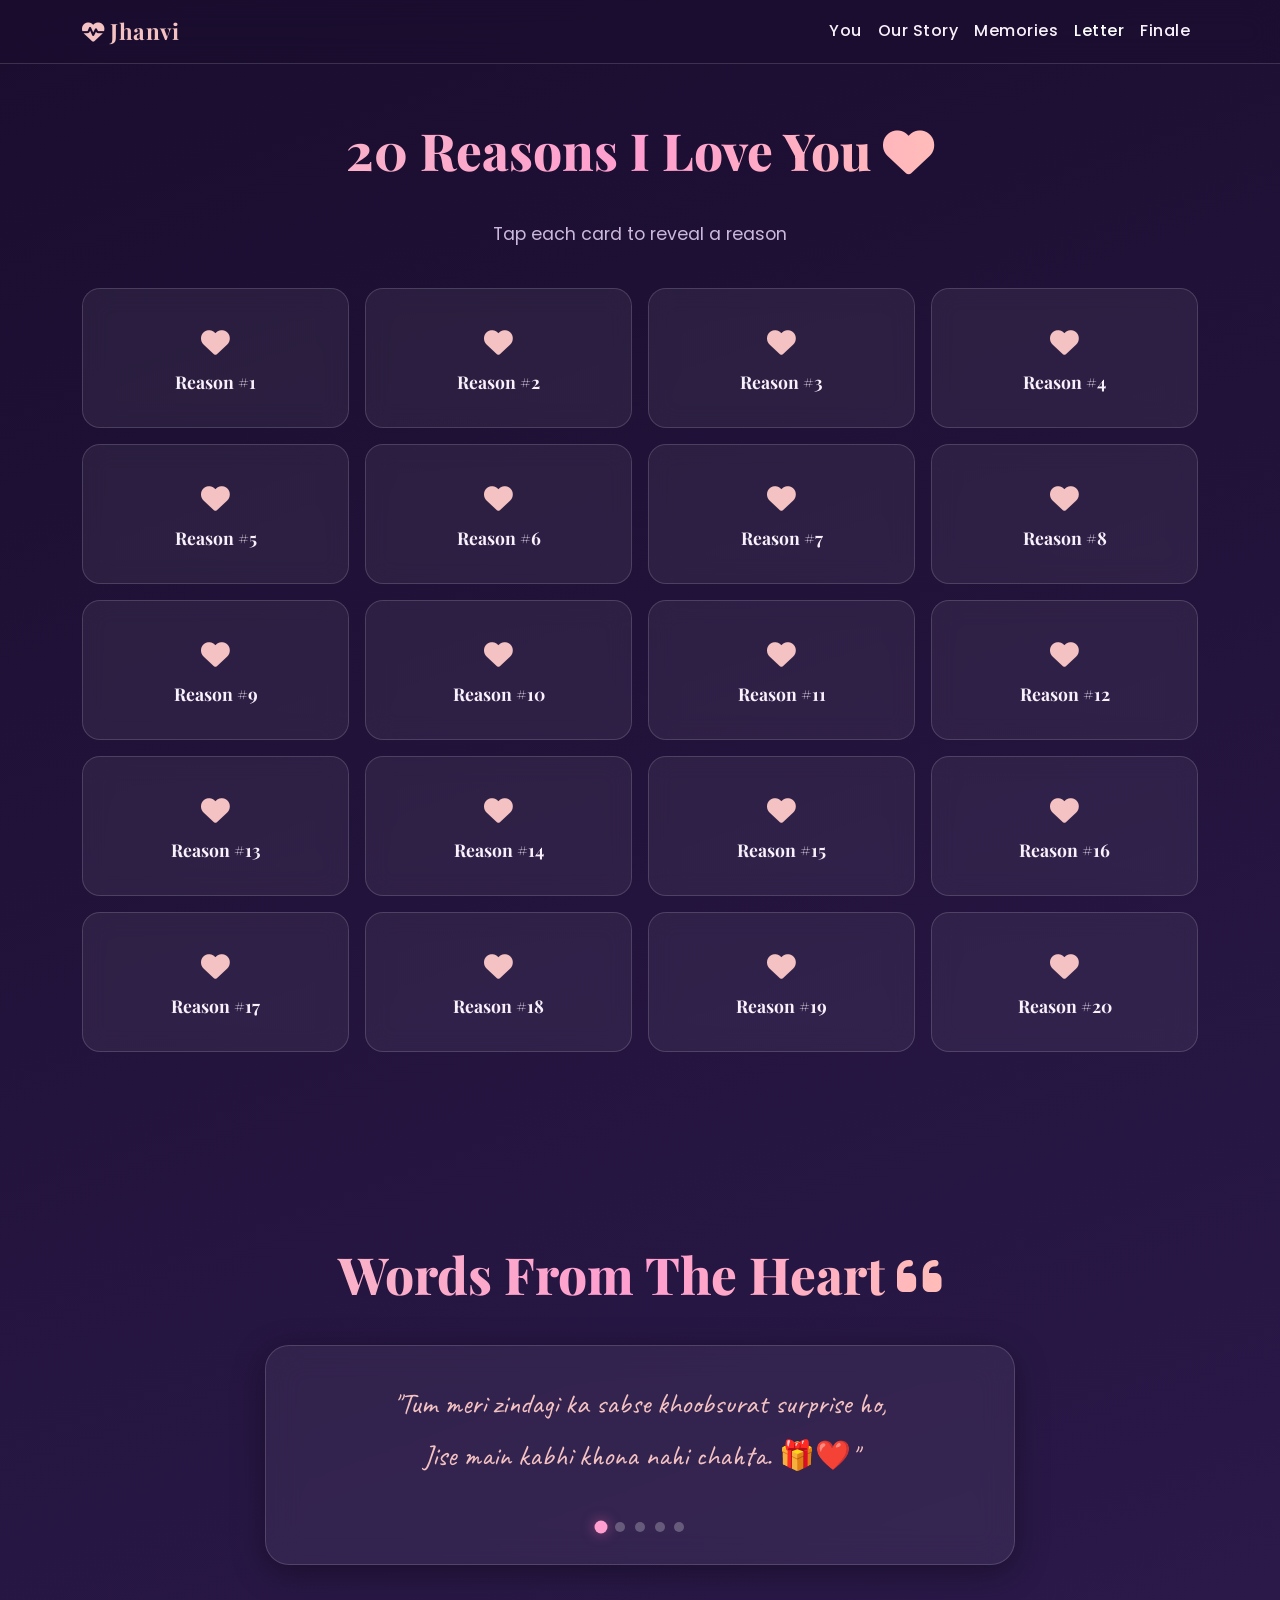
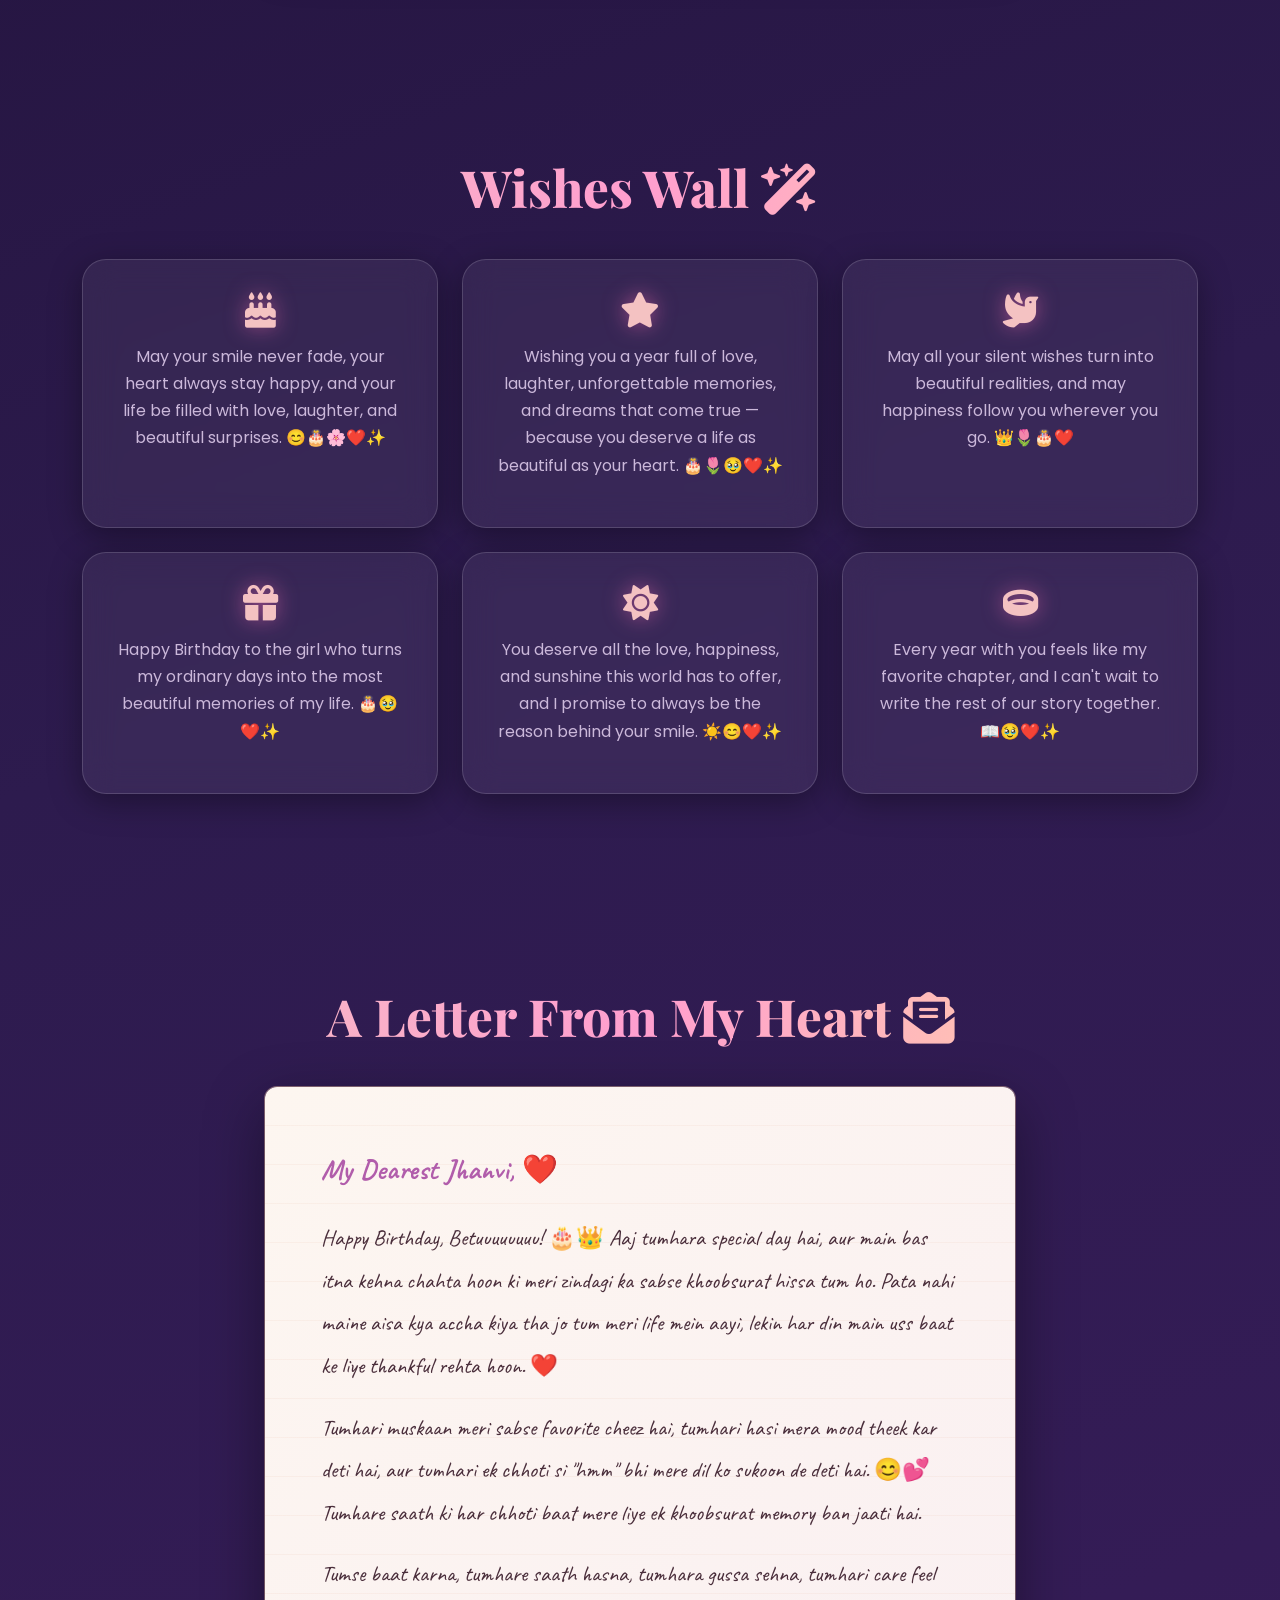
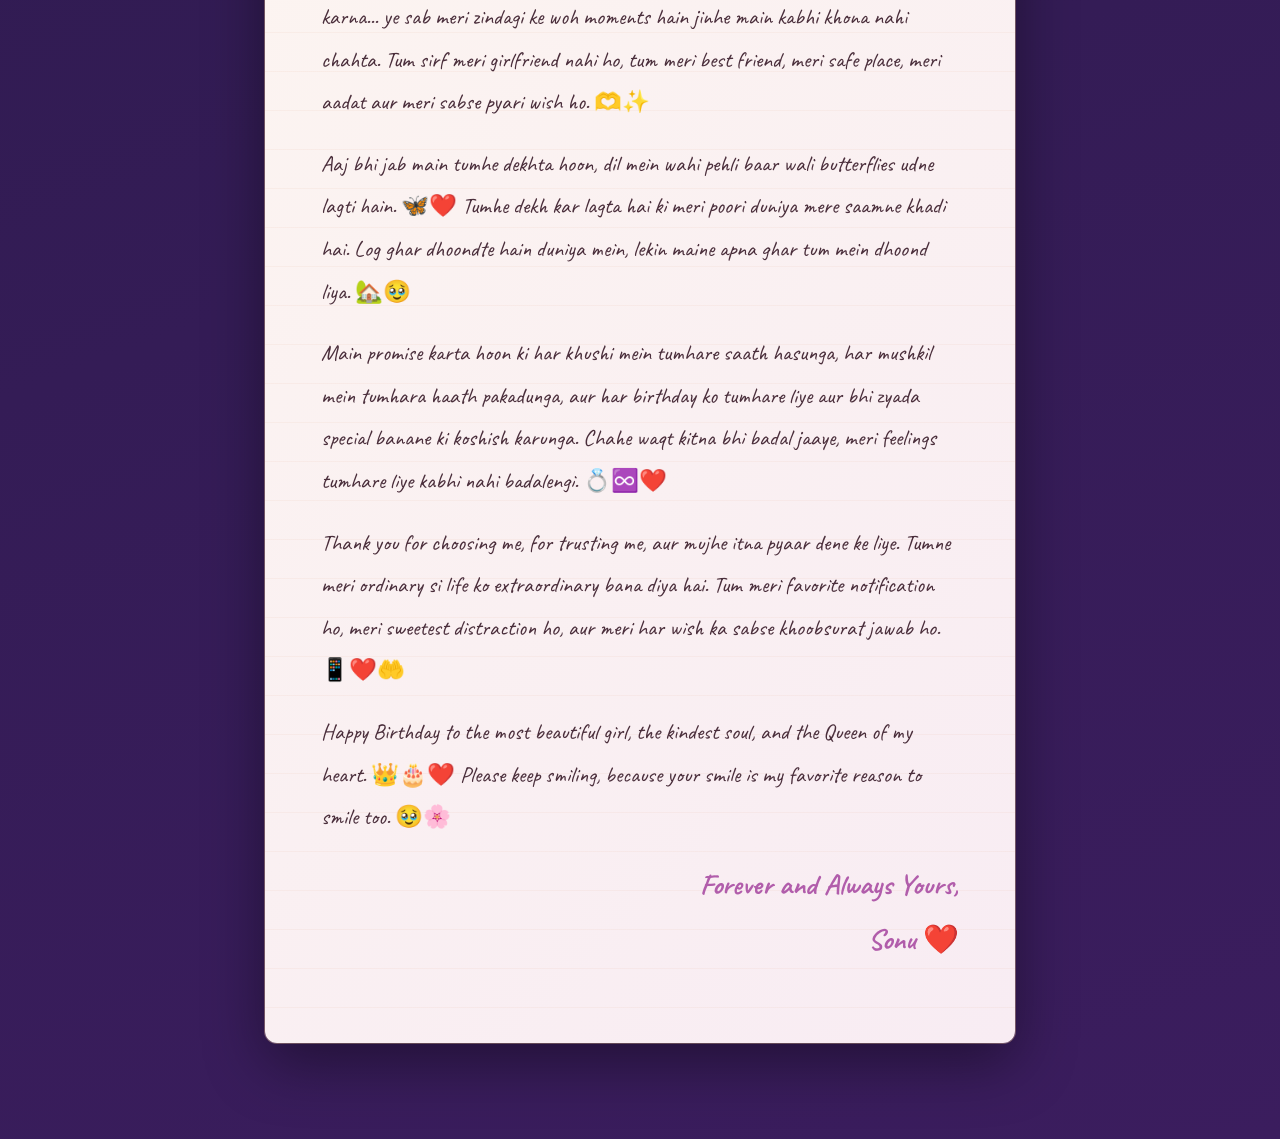
<file: letter.html>
<!DOCTYPE html>
<html lang="en">
<head>
  <meta charset="UTF-8">
  <meta name="viewport" content="width=device-width, initial-scale=1.0">
  <title>Letter ❤️</title>
  <link href="https://cdn.jsdelivr.net/npm/bootstrap@5.3.3/dist/css/bootstrap.min.css" rel="stylesheet">
  <link href="https://cdn.jsdelivr.net/npm/aos@2.3.1/dist/aos.css" rel="stylesheet">
  <link rel="stylesheet" href="https://cdnjs.cloudflare.com/ajax/libs/font-awesome/6.5.2/css/all.min.css">
  <link rel="preconnect" href="https://fonts.googleapis.com">
  <link rel="preconnect" href="https://fonts.gstatic.com" crossorigin>
  <link href="https://fonts.googleapis.com/css2?family=Playfair+Display:ital,wght@0,400..900;1,400..900&family=Poppins:wght@300;400;500;600;700;800&family=Caveat:wght@500;600;700&display=swap" rel="stylesheet">
  <link rel="stylesheet" href="style.css">
</head>
<body>

  <canvas id="cursor-canvas"></canvas>
  <div id="floating-hearts-bg"></div>

  <main id="main-content">

    <nav class="navbar navbar-expand-lg navbar-dark fixed-top glass-nav">
      <div class="container">
        <a class="navbar-brand" href="index.html"><i class="fa-solid fa-heart-pulse"></i> Jhanvi</a>
        <button class="navbar-toggler" type="button" data-bs-toggle="collapse" data-bs-target="#navMenu">
          <span class="navbar-toggler-icon"></span>
        </button>
        <div class="collapse navbar-collapse" id="navMenu">
          <ul class="navbar-nav ms-auto">
            <li class="nav-item"><a class="nav-link" href="index.html">You</a></li>
            <li class="nav-item"><a class="nav-link" href="ourstory.html">Our Story</a></li>
            <li class="nav-item"><a class="nav-link" href="memories.html">Memories</a></li>
            <li class="nav-item"><a class="nav-link active" href="letter.html">Letter</a></li>
            <li class="nav-item"><a class="nav-link" href="finale.html">Finale</a></li>
          </ul>
        </div>
      </div>
    </nav>

    <section id="reasons" class="section reasons-section" style="padding-top: 120px;">
      <div class="container">
        <h2 class="section-title" data-aos="fade-up">20 Reasons I Love You <i class="fa-solid fa-heart"></i></h2>
        <p class="section-subtitle text-center" data-aos="fade-up">Tap each card to reveal a reason</p>
        <div class="row g-3" id="reasons-grid"></div>
      </div>
    </section>

    <section id="quotes" class="section quotes-section">
      <div class="container">
        <h2 class="section-title" data-aos="fade-up">Words From The Heart <i class="fa-solid fa-quote-left"></i></h2>
        <div class="quotes-slider glass-card" data-aos="fade-up">
          <div class="quotes-track" id="quotes-track">
            <div class="quote-slide active">
              <p class="quote-text">"Tum meri zindagi ka sabse khoobsurat surprise ho,<br>Jise main kabhi khona nahi chahta. 🎁❤️"</p>
            </div>
            <div class="quote-slide">
              <p class="quote-text">"Tumhe dekh kar aaj bhi butterflies hoti hain,<br>Jaise pehli baar tumse pyaar hua tha. 🦋❤️"</p>
            </div>
            <div class="quote-slide">
              <p class="quote-text">"Log ghar dhoondte hain duniya mein,<br>Maine apna ghar tum mein dhoond liya. 🏡🥹❤️"</p>
            </div>
            <div class="quote-slide">
              <p class="quote-text">"Tum sirf meri girlfriend nahi ho,<br>Tum meri duaon ka sabse khoobsurat jawab ho. 🤲❤️"</p>
            </div>
            <div class="quote-slide">
             <p class="quote-text">"Agar har janam mein tumhe chunna pade,<br>Toh main har baar tumhe hi chununga. 💍♾️❤️"</p>
            </div>
          </div>
          <div class="quotes-dots" id="quotes-dots"></div>
        </div>
      </div>
    </section>

    <!-- ============ SECTION 13: WISHES WALL ============ -->
    <section id="wishes" class="section wishes-section">
      <div class="container">
        <h2 class="section-title" data-aos="fade-up">Wishes Wall <i class="fa-solid fa-wand-magic-sparkles"></i></h2>
        <div class="row g-4" id="wishes-grid">
          <div class="col-md-4" data-aos="fade-up">
            <div class="glass-card wish-card">
              <i class="fa-solid fa-cake-candles wish-icon"></i>
             <p>May your smile never fade, your heart always stay happy, and your life be filled with love, laughter, and beautiful surprises. 😊🎂🌸❤️✨</p>
            </div>
          </div>
          <div class="col-md-4" data-aos="fade-up" data-aos-delay="100">
            <div class="glass-card wish-card">
              <i class="fa-solid fa-star wish-icon"></i>
              <p>Wishing you a year full of love, laughter, unforgettable memories, and dreams that come true — because you deserve a life as beautiful as your heart. 🎂🌷🥹❤️✨</p>
            </div>
          </div>
          <div class="col-md-4" data-aos="fade-up" data-aos-delay="200">
            <div class="glass-card wish-card">
              <i class="fa-solid fa-dove wish-icon"></i>
              <p>May all your silent wishes turn into beautiful realities, and may happiness follow you wherever you go. 👑🌷🎂❤️</p>
            </div>
          </div>
          <div class="col-md-4" data-aos="fade-up">
            <div class="glass-card wish-card">
              <i class="fa-solid fa-gift wish-icon"></i>
              <p>Happy Birthday to the girl who turns my ordinary days into the most beautiful memories of my life. 🎂🥹❤️✨</p>
            </div>
          </div>
          <div class="col-md-4" data-aos="fade-up" data-aos-delay="100">
            <div class="glass-card wish-card">
              <i class="fa-solid fa-sun wish-icon"></i>
              <p>You deserve all the love, happiness, and sunshine this world has to offer, and I promise to always be the reason behind your smile. ☀️😊❤️✨</p>
            </div>
          </div>
          <div class="col-md-4" data-aos="fade-up" data-aos-delay="200">
            <div class="glass-card wish-card">
              <i class="fa-solid fa-ring wish-icon"></i>
              <p>Every year with you feels like my favorite chapter, and I can't wait to write the rest of our story together. 📖🥹❤️✨</p>
            </div>
          </div>
        </div>
      </div>
    </section>

  <section id="letter" class="section letter-section">
  <div class="container">
    <h2 class="section-title" data-aos="fade-up">
      A Letter From My Heart <i class="fa-solid fa-envelope-open-text"></i>
    </h2>

    <div class="letter-paper" data-aos="fade-up">
      <p class="letter-greeting">My Dearest Jhanvi, ❤️</p>

      <p>
        Happy Birthday, Betuuuuuuuu! 🎂👑
        Aaj tumhara special day hai, aur main bas itna kehna chahta hoon ki
        meri zindagi ka sabse khoobsurat hissa tum ho. Pata nahi maine aisa
        kya accha kiya tha jo tum meri life mein aayi, lekin har din main
        uss baat ke liye thankful rehta hoon. ❤️
      </p>

      <p>
        Tumhari muskaan meri sabse favorite cheez hai, tumhari hasi mera mood
        theek kar deti hai, aur tumhari ek chhoti si "hmm" bhi mere dil ko
        sukoon de deti hai. 😊💕 Tumhare saath ki har chhoti baat mere liye
        ek khoobsurat memory ban jaati hai.
      </p>

      <p>
        Tumse baat karna, tumhare saath hasna, tumhara gussa sehna,
        tumhari care feel karna... ye sab meri zindagi ke woh moments hain
        jinhe main kabhi khona nahi chahta. Tum sirf meri girlfriend nahi ho,
        tum meri best friend, meri safe place, meri aadat aur meri sabse
        pyari wish ho. 🫶✨
      </p>

      <p>
        Aaj bhi jab main tumhe dekhta hoon, dil mein wahi pehli baar wali
        butterflies udne lagti hain. 🦋❤️ Tumhe dekh kar lagta hai ki meri
        poori duniya mere saamne khadi hai. Log ghar dhoondte hain duniya mein,
        lekin maine apna ghar tum mein dhoond liya. 🏡🥹
      </p>

      <p>
        Main promise karta hoon ki har khushi mein tumhare saath hasunga,
        har mushkil mein tumhara haath pakadunga, aur har birthday ko tumhare
        liye aur bhi zyada special banane ki koshish karunga. Chahe waqt
        kitna bhi badal jaaye, meri feelings tumhare liye kabhi nahi badalengi.
        💍♾️❤️
      </p>

      <p>
        Thank you for choosing me, for trusting me, aur mujhe itna pyaar dene
        ke liye. Tumne meri ordinary si life ko extraordinary bana diya hai.
        Tum meri favorite notification ho, meri sweetest distraction ho,
        aur meri har wish ka sabse khoobsurat jawab ho. 📱❤️🤲
      </p>

      <p>
        Happy Birthday to the most beautiful girl, the kindest soul,
        and the Queen of my heart. 👑🎂❤️
        Please keep smiling, because your smile is my favorite reason to smile too.
        🥹🌸
      </p>

      <p class="letter-signoff">
        Forever and Always Yours,<br>
        <strong>Sonu ❤️</strong>
      </p>
    </div>
  </div>
</section>

  </main>

  <script src="https://cdn.jsdelivr.net/npm/bootstrap@5.3.3/dist/js/bootstrap.bundle.min.js"></script>
  <script src="https://cdn.jsdelivr.net/npm/aos@2.3.1/dist/aos.js"></script>
  <script src="script.js"></script>
</body>
</html>
</file>
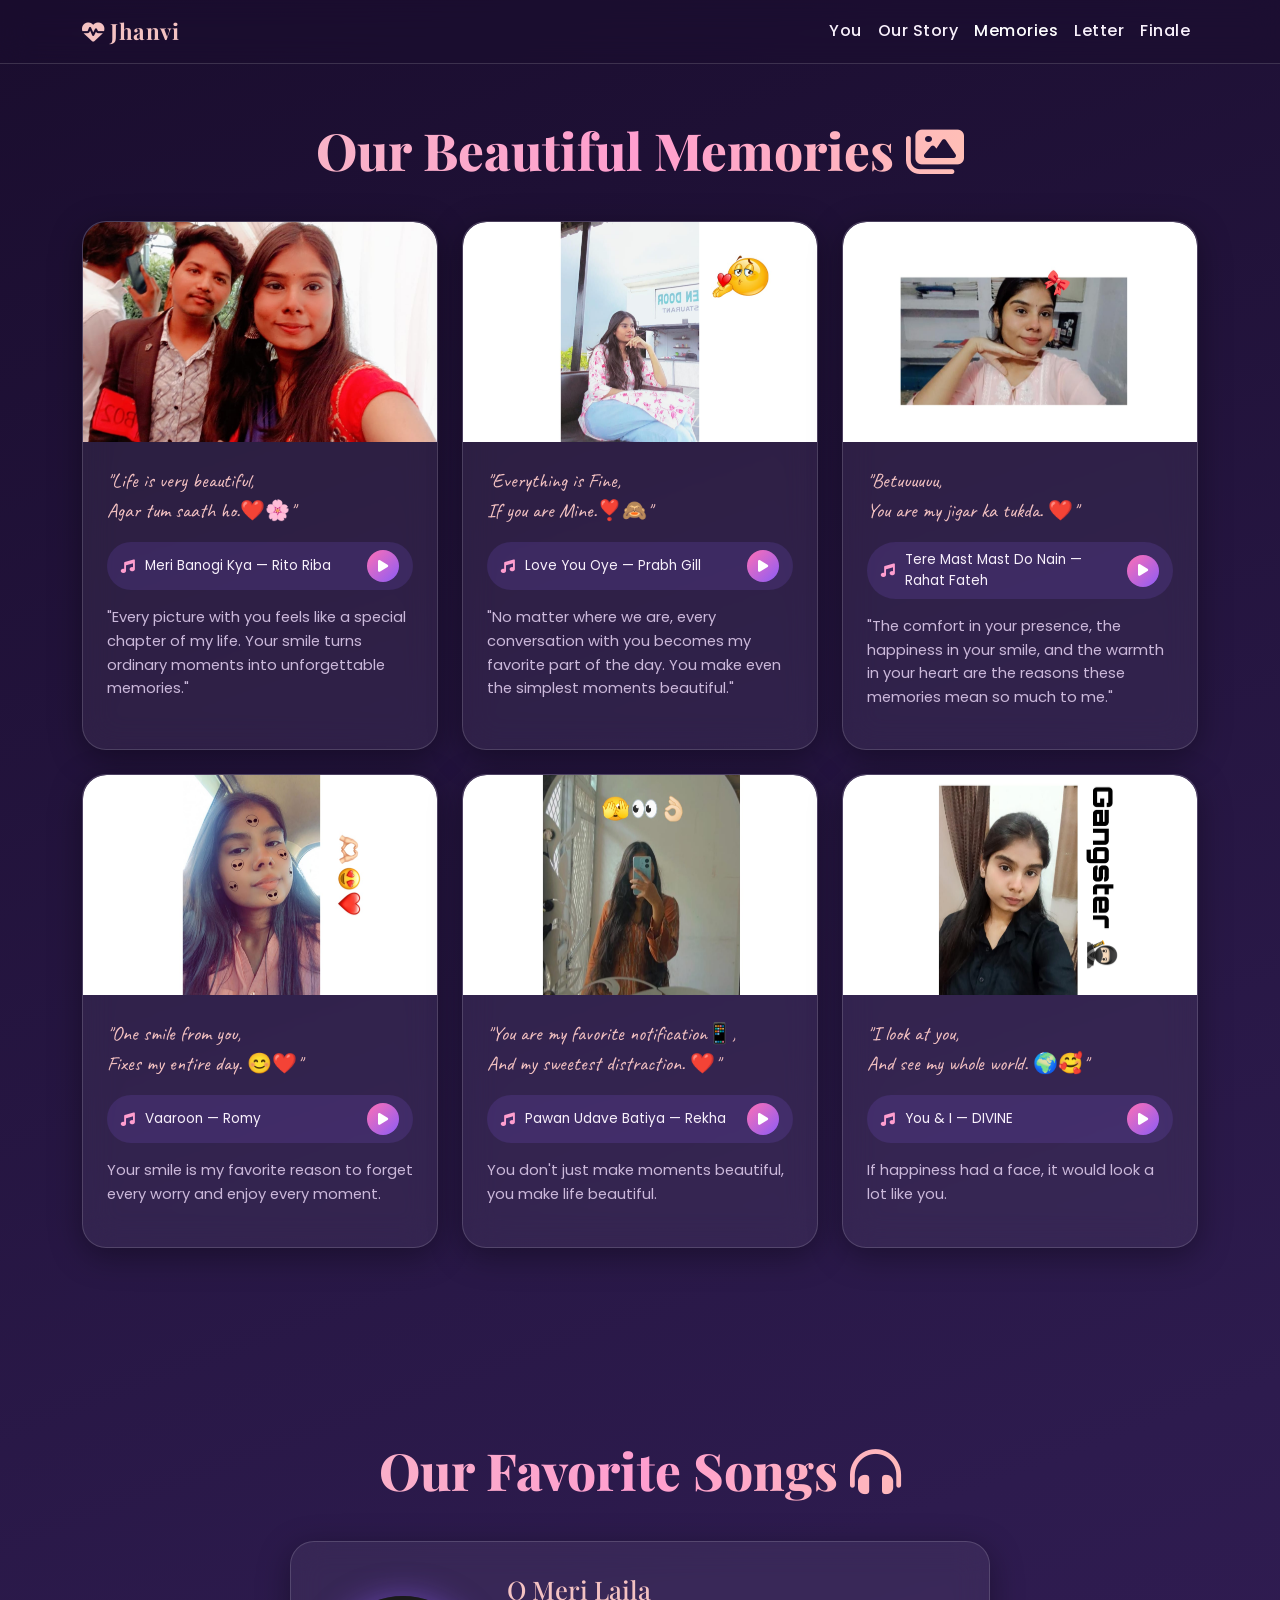
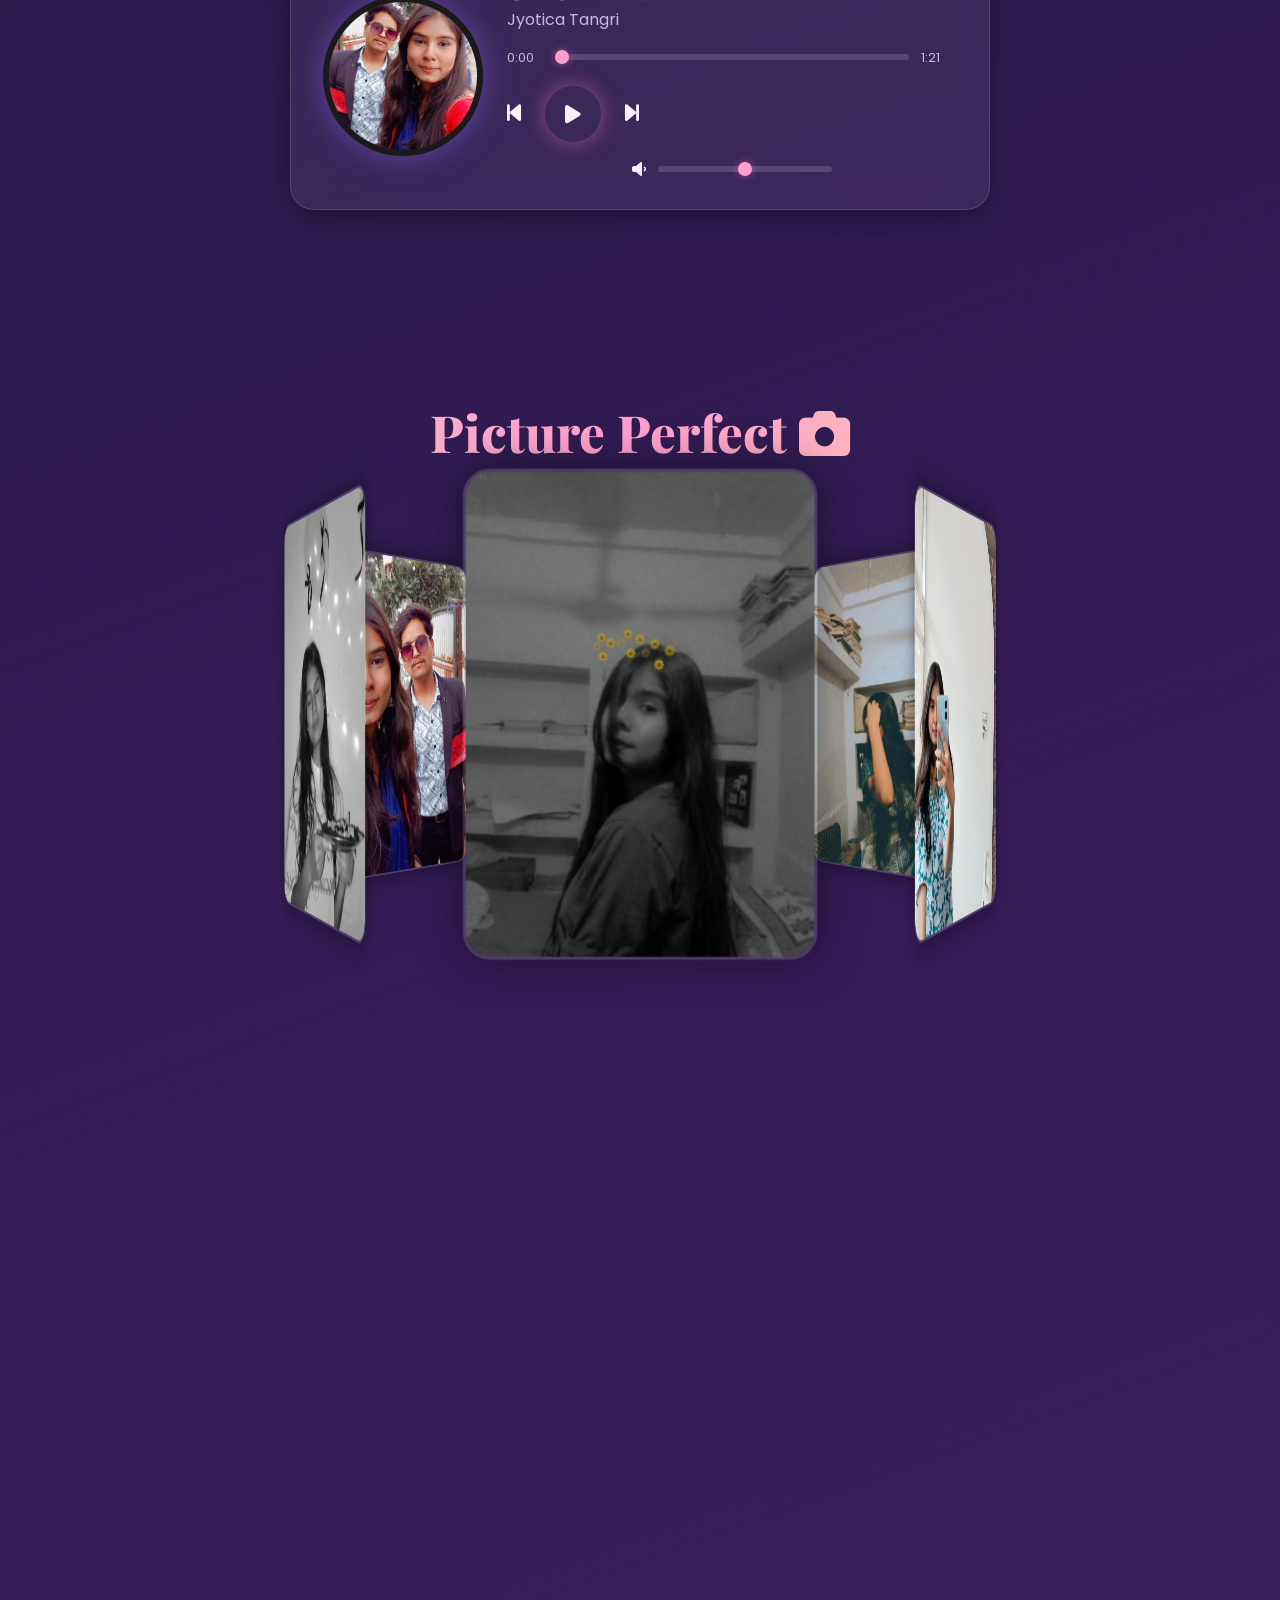
<file: memories.html>
<!DOCTYPE html>
<html lang="en">
<head>
  <meta charset="UTF-8">
  <meta name="viewport" content="width=device-width, initial-scale=1.0">
  <title>Memories ❤️</title>
  <link href="https://cdn.jsdelivr.net/npm/bootstrap@5.3.3/dist/css/bootstrap.min.css" rel="stylesheet">
  <link href="https://cdn.jsdelivr.net/npm/aos@2.3.1/dist/aos.css" rel="stylesheet">
  <link rel="stylesheet" href="https://cdnjs.cloudflare.com/ajax/libs/font-awesome/6.5.2/css/all.min.css">
  <link rel="preconnect" href="https://fonts.googleapis.com">
  <link rel="preconnect" href="https://fonts.gstatic.com" crossorigin>
  <link href="https://fonts.googleapis.com/css2?family=Playfair+Display:ital,wght@0,400..900;1,400..900&family=Poppins:wght@300;400;500;600;700;800&family=Caveat:wght@500;600;700&display=swap" rel="stylesheet">
  <link rel="stylesheet" href="style.css">
</head>
<body>

  <canvas id="cursor-canvas"></canvas>
  <div id="floating-hearts-bg"></div>

  <main id="main-content">

    <nav class="navbar navbar-expand-lg navbar-dark fixed-top glass-nav">
      <div class="container">
        <a class="navbar-brand" href="index.html"><i class="fa-solid fa-heart-pulse"></i> Jhanvi</a>
        <button class="navbar-toggler" type="button" data-bs-toggle="collapse" data-bs-target="#navMenu">
          <span class="navbar-toggler-icon"></span>
        </button>
        <div class="collapse navbar-collapse" id="navMenu">
          <ul class="navbar-nav ms-auto">
            <li class="nav-item"><a class="nav-link" href="index.html">You</a></li>
            <li class="nav-item"><a class="nav-link" href="ourstory.html">Our Story</a></li>
            <li class="nav-item"><a class="nav-link active" href="memories.html">Memories</a></li>
            <li class="nav-item"><a class="nav-link" href="letter.html">Letter</a></li>
            <li class="nav-item"><a class="nav-link" href="finale.html">Finale</a></li>
          </ul>
        </div>
      </div>
    </nav>

    <!-- ============ HIDDEN BACKGROUND AUDIO (REQUIRED FOR MUSIC SYSTEM) ============ -->
    <audio id="bg-audio"></audio>

    <!-- ============ FLOATING MUSIC PANEL ============ -->
   
    <section id="gallery" class="section gallery-section" style="padding-top: 120px;">
      <div class="container">
        <h2 class="section-title" data-aos="fade-up">Our Beautiful Memories <i class="fa-solid fa-images"></i></h2>
        <div class="row g-4" id="memory-gallery">
          <div class="col-md-6 col-lg-4" data-aos="fade-up">
            <div class="glass-card memory-card tilt-card">
              <div class="memory-img-wrap"><img src="images/image2.jpeg" alt="Memory 1" class="memory-img edit-me" data-edit="mem1-img"></div>
              <div class="memory-body">
                <p class="shayari edit-me" data-edit="mem1-shayari">"Life is very beautiful,<br>Agar tum saath ho.❤️🌸"</p>
                <div class="memory-song"><i class="fa-solid fa-music"></i> <span class="edit-me" data-edit="mem1-song">Meri Banogi Kya — Rito Riba</span> <button class="play-mini" data-song="media/song1.mpeg"><i class="fa-solid fa-play"></i></button></div>
                <p class="memory-desc edit-me" data-edit="mem1-desc">"Every picture with you feels like a special chapter of my life. Your smile turns ordinary moments into unforgettable memories."</p>
              </div>
            </div>
          </div>
          <div class="col-md-6 col-lg-4" data-aos="fade-up" data-aos-delay="100">
            <div class="glass-card memory-card tilt-card">
              <div class="memory-img-wrap"><img src="images/image3.jpeg" alt="Memory 2" class="memory-img edit-me" data-edit="mem2-img"></div>
              <div class="memory-body">
                <p class="shayari edit-me" data-edit="mem2-shayari">"Everything is Fine,<br>If you are Mine.❣️🙈"</p>
                <div class="memory-song"><i class="fa-solid fa-music"></i> <span class="edit-me" data-edit="mem2-song">Love You Oye — Prabh Gill</span> <button class="play-mini" data-song="media/song2.mpeg"><i class="fa-solid fa-play"></i></button></div>
                <p class="memory-desc edit-me" data-edit="mem2-desc">"No matter where we are, every conversation with you becomes my favorite part of the day. You make even the simplest moments beautiful."</p>
              </div>
            </div>
          </div>
          <div class="col-md-6 col-lg-4" data-aos="fade-up" data-aos-delay="200">
            <div class="glass-card memory-card tilt-card">
              <div class="memory-img-wrap"><img src="images/image4.jpeg" alt="Memory 3" class="memory-img edit-me" data-edit="mem3-img"></div>
              <div class="memory-body">
                <p class="shayari edit-me" data-edit="mem3-shayari">"Betuuuuuu,<br>You are my jigar ka tukda. ❤️"</p>
                <div class="memory-song"><i class="fa-solid fa-music"></i> <span class="edit-me" data-edit="mem3-song">Tere Mast Mast Do Nain — Rahat Fateh </span> <button class="play-mini" data-song="media/song3.mpeg"><i class="fa-solid fa-play"></i></button></div>
                <p class="memory-desc edit-me" data-edit="mem3-desc">"The comfort in your presence, the happiness in your smile, and the warmth in your heart are the reasons these memories mean so much to me."</p>
              </div>
            </div>
          </div>
          <div class="col-md-6 col-lg-4" data-aos="fade-up">
            <div class="glass-card memory-card tilt-card">
              <div class="memory-img-wrap"><img src="images/image5.jpeg" alt="Memory 4" class="memory-img edit-me" data-edit="mem4-img"></div>
              <div class="memory-body">
                <p class="shayari edit-me" data-edit="mem4-shayari">"One smile from you,<br>Fixes my entire day. 😊❤️"</p>
                <div class="memory-song"><i class="fa-solid fa-music"></i> <span class="edit-me" data-edit="mem4-song">Vaaroon — Romy</span> <button class="play-mini" data-song="media/song4.mpeg"><i class="fa-solid fa-play"></i></button></div>
                <p class="memory-desc edit-me" data-edit="mem4-desc">Your smile is my favorite reason to forget every worry and enjoy every moment.</p>
              </div>
            </div>
          </div>
          <div class="col-md-6 col-lg-4" data-aos="fade-up" data-aos-delay="100">
            <div class="glass-card memory-card tilt-card">
              <div class="memory-img-wrap"><img src="images/image6.jpeg" alt="Memory 5" class="memory-img edit-me" data-edit="mem5-img"></div>
              <div class="memory-body">
                <p class="shayari edit-me" data-edit="mem5-shayari">"You are my favorite notification📱,<br>And my sweetest distraction. ❤️"</p>
                <div class="memory-song"><i class="fa-solid fa-music"></i> <span class="edit-me" data-edit="mem5-song">Pawan Udave Batiya — Rekha </span> <button class="play-mini" data-song="media/song5.mpeg"><i class="fa-solid fa-play"></i></button></div>
                <p class="memory-desc edit-me" data-edit="mem5-desc">You don't just make moments beautiful, you make life beautiful.</p>
              </div>
            </div>
          </div>
          <div class="col-md-6 col-lg-4" data-aos="fade-up" data-aos-delay="200">
            <div class="glass-card memory-card tilt-card">
              <div class="memory-img-wrap"><img src="images/image7.jpeg" alt="Memory 6" class="memory-img edit-me" data-edit="mem6-img"></div>
              <div class="memory-body">
                <p class="shayari edit-me" data-edit="mem6-shayari">"I look at you,<br>And see my whole world. 🌍🥰"</p>
                <div class="memory-song"><i class="fa-solid fa-music"></i> <span class="edit-me" data-edit="mem6-song">You & I — DIVINE</span> <button class="play-mini" data-song="media/song6.mpeg"><i class="fa-solid fa-play"></i></button></div>
                <p class="memory-desc edit-me" data-edit="mem6-desc">If happiness had a face, it would look a lot like you.</p>
              </div>
            </div>
          </div>
        </div>
      </div>
    </section>
    <audio id="audioPlayer"></audio>

   <!-- ============ SECTION 7: MUSIC PLAYER ============ -->
    <section id="music" class="section music-section">
      <div class="container">
        <h2 class="section-title" data-aos="fade-up">Our Favorite Songs <i class="fa-solid fa-headphones-simple"></i></h2>
        <div class="glass-card music-player-card" data-aos="zoom-in">
          <div class="player-disc-wrap">
            <div class="player-disc" id="player-disc">
              <img id="player-cover" src="images/image21.jpeg" alt="Song cover">
              
            </div>
          </div>
          <div class="player-info">
            <h4 id="player-title">Tere Sang Yaara</h4>
            <p id="player-artist">Atif Aslam</p>
            <div class="player-progress-wrap">
              <span id="player-current">0:00</span>
              <input type="range" id="player-progress" value="0" min="0" max="100" class="player-progress">
              <span id="player-duration">0:00</span>
            </div>
            <div class="player-controls">
              <button id="player-prev"><i class="fa-solid fa-backward-step"></i></button>
              <button id="player-play" class="play-main"><i class="fa-solid fa-play"></i></button>
              <button id="player-next"><i class="fa-solid fa-forward-step"></i></button>
            </div>
            <div class="player-volume-wrap">
              <i class="fa-solid fa-volume-low"></i>
              <input type="range" id="player-volume" min="0" max="1" step="0.01" value="0.5" class="player-volume">
            </div>
          </div>
          <audio id="player-audio"><source src="media/song7.mpeg" type="audio/mpeg"></audio>
        </div>
      </div>
    </section>

    <section id="carousel3d" class="section carousel3d-section">
      <div class="container">
        <h2 class="section-title" data-aos="fade-up">Picture Perfect <i class="fa-solid fa-camera"></i></h2>
        <div class="carousel-3d-wrap" data-aos="zoom-in">
          <div class="carousel-3d" id="carousel-3d">
            <div class="carousel-item-3d"><img src="images/image8.jpeg" alt="Photo 1"></div>
            <div class="carousel-item-3d"><img src="images/image9.jpeg" alt="Photo 2"></div>
            <div class="carousel-item-3d"><img src="images/image10.jpeg" alt="Photo 3"></div>
            <div class="carousel-item-3d"><img src="images/image11.jpeg" alt="Photo 4"></div>
            <div class="carousel-item-3d"><img src="images/image12.jpeg" alt="Photo 5"></div>
            <div class="carousel-item-3d"><img src="images/image13.jpeg" alt="Photo 6"></div>
          </div>
        </div>
      </div>
    </section>

    <section id="videos" class="section videos-section">
      <div class="container">
        <h2 class="section-title" data-aos="fade-up">Video Memories <i class="fa-solid fa-video"></i></h2>
        <div class="row g-4">
          <div class="col-md-4" data-aos="fade-up">
            <div class="glass-card video-card" data-video="media/video1.mp4">
              <img src="images/image14.jpeg" alt="Video 1">
              <div class="video-play-overlay"><i class="fa-solid fa-play"></i></div>
              <p class="video-caption edit-me" data-edit="vid1-caption">The Day My World Became More Beautiful ❤️</p>
            </div>
          </div>
          <div class="col-md-4" data-aos="fade-up" data-aos-delay="100">
            <div class="glass-card video-card" data-video="media/video2.mp4">
              <img src="images/image15.jpeg" alt="Video 2">
              <div class="video-play-overlay"><i class="fa-solid fa-play"></i></div>
              <p class="video-caption edit-me" data-edit="vid2-caption">The Beauty That Takes My Breath Away ✨</p>
            </div>
          </div>
          <div class="col-md-4" data-aos="fade-up" data-aos-delay="200">
            <div class="glass-card video-card" data-video="media/video3.mp4">
              <img src="images/image16.jpeg" alt="Video 3">
              <div class="video-play-overlay"><i class="fa-solid fa-play"></i></div>
              <p class="video-caption edit-me" data-edit="vid3-caption">The Smile I Could Fall In Love With Forever 🌹❤️</p>
            </div>
          </div>
        </div>
      </div>
    </section>

    <div class="video-lightbox" id="video-lightbox">
      <div class="video-lightbox-content">
        <button class="video-lightbox-close" id="video-lightbox-close"><i class="fa-solid fa-xmark"></i></button>
        <div class="video-lightbox-frame">
          <iframe id="video-iframe" src="" title="Video memory" allow="autoplay; encrypted-media" allowfullscreen></iframe>
        </div>
      </div>
    </div>

  </main>

  <script src="https://cdn.jsdelivr.net/npm/bootstrap@5.3.3/dist/js/bootstrap.bundle.min.js"></script>
  <script src="https://cdn.jsdelivr.net/npm/aos@2.3.1/dist/aos.js"></script>
  <script src="script.js"></script>
</body>
</html>
</file>
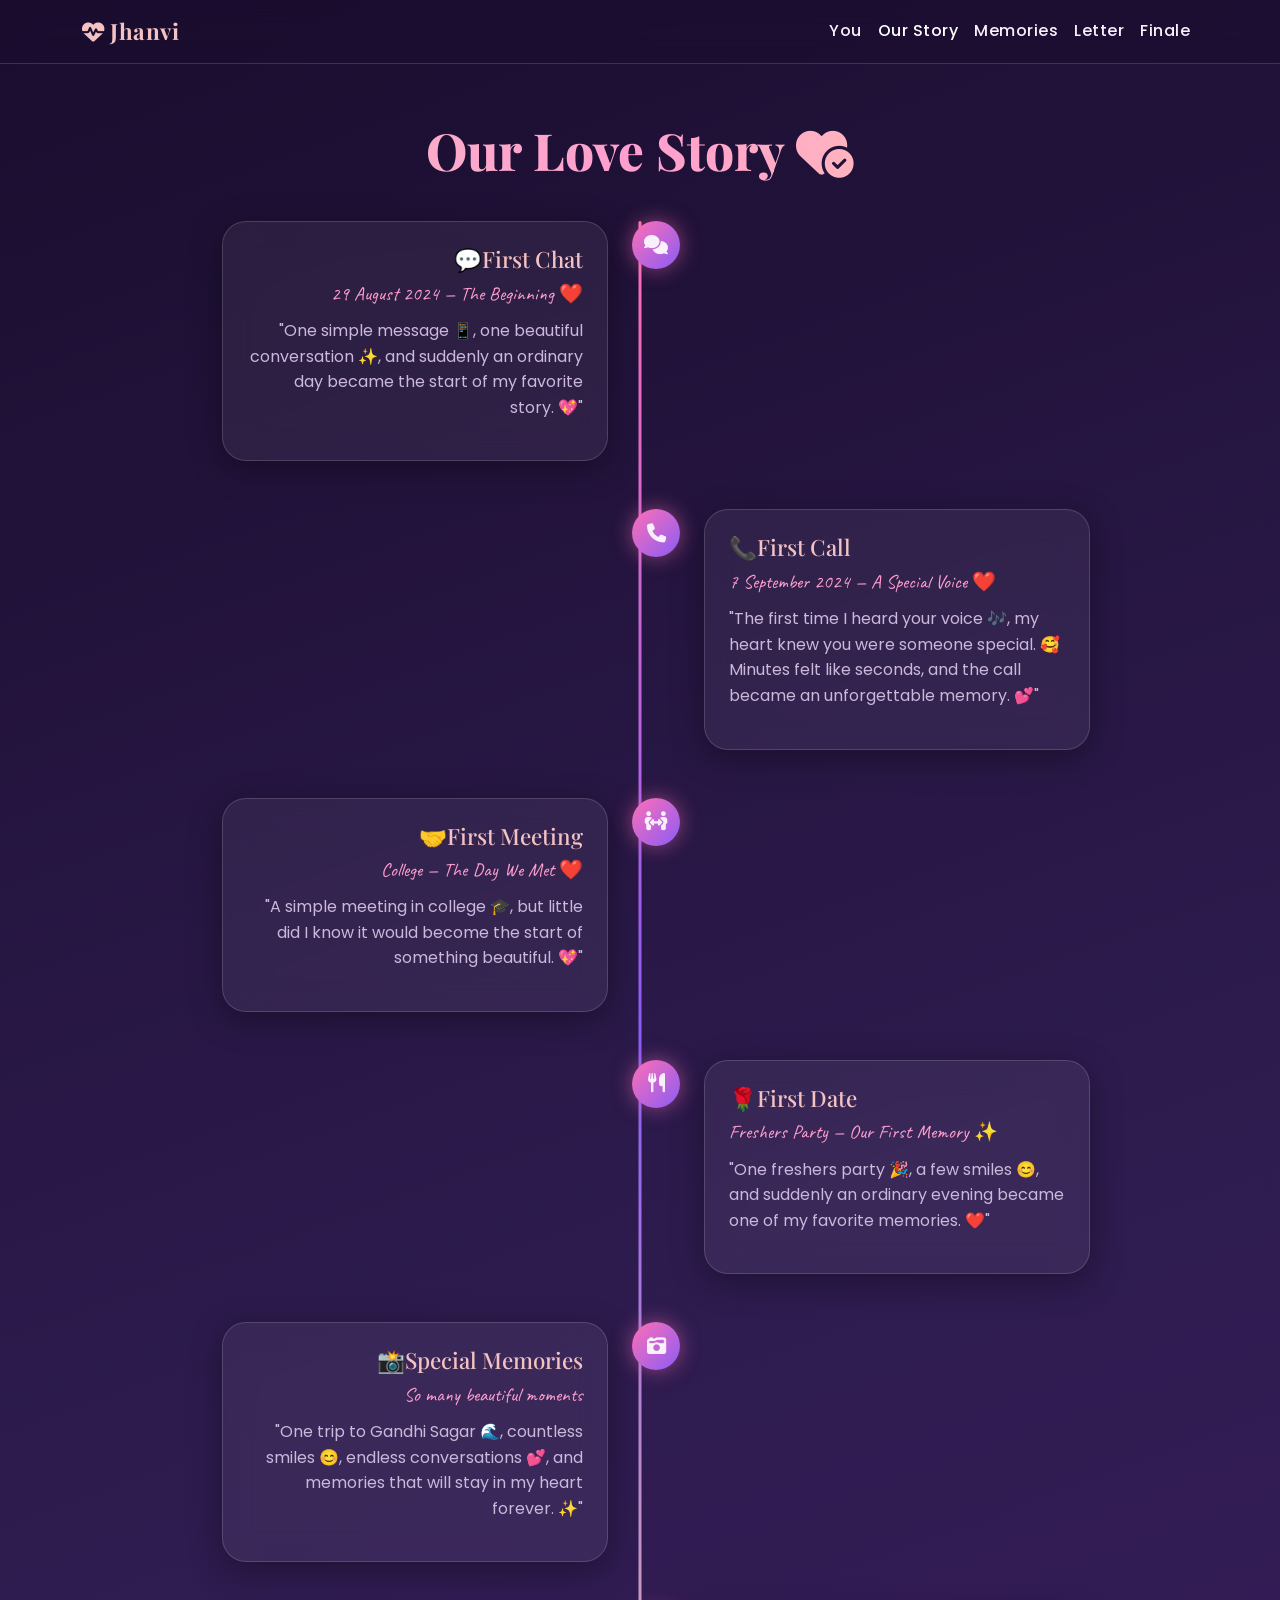
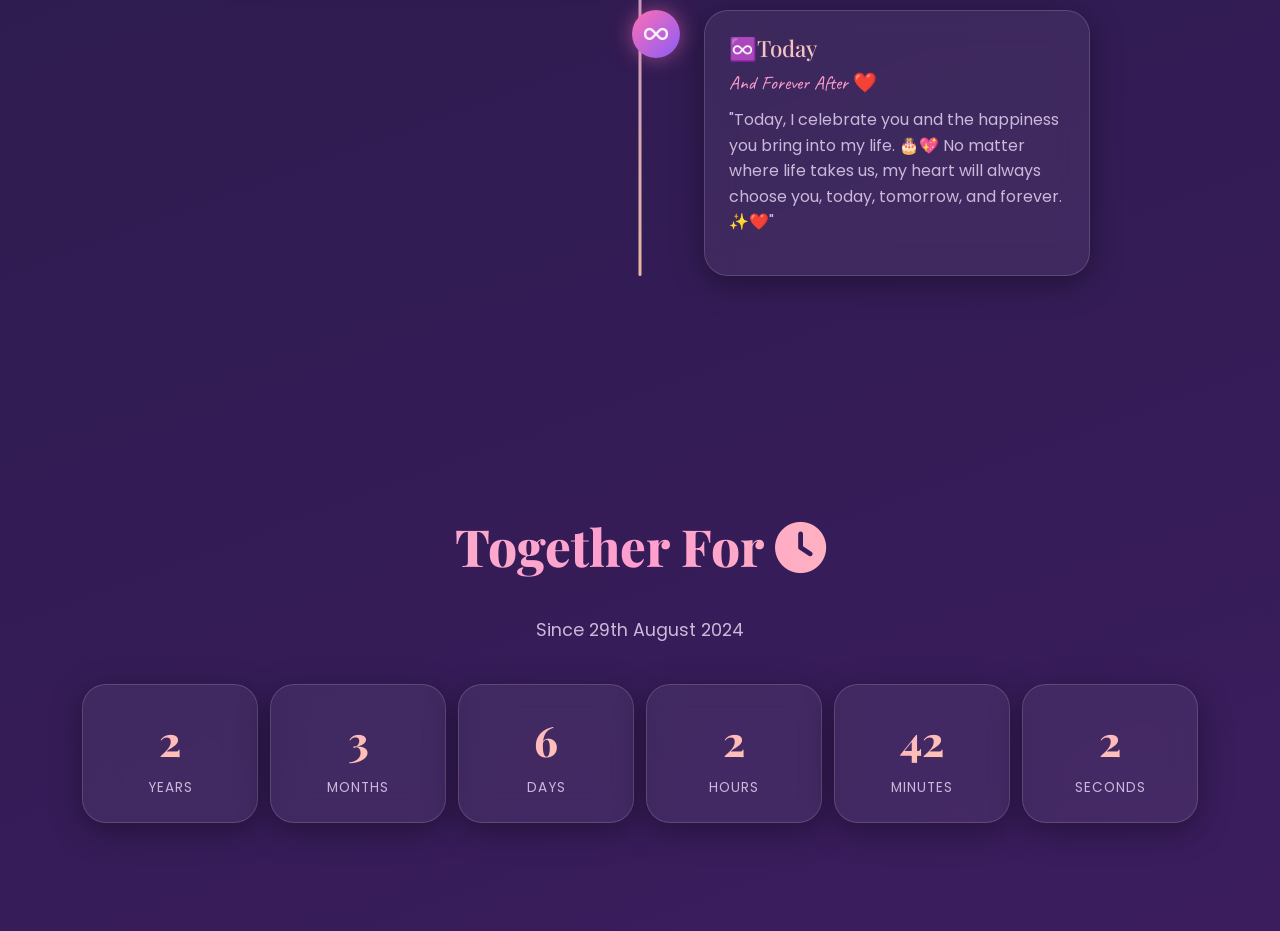
<file: ourstory.html>
<!DOCTYPE html>
<html lang="en">
<head>
  <meta charset="UTF-8">
  <meta name="viewport" content="width=device-width, initial-scale=1.0">
  <title>Our Story ❤️</title>
  <link href="https://cdn.jsdelivr.net/npm/bootstrap@5.3.3/dist/css/bootstrap.min.css" rel="stylesheet">
  <link href="https://cdn.jsdelivr.net/npm/aos@2.3.1/dist/aos.css" rel="stylesheet">
  <link rel="stylesheet" href="https://cdnjs.cloudflare.com/ajax/libs/font-awesome/6.5.2/css/all.min.css">
  <link rel="preconnect" href="https://fonts.googleapis.com">
  <link rel="preconnect" href="https://fonts.gstatic.com" crossorigin>
  <link href="https://fonts.googleapis.com/css2?family=Playfair+Display:ital,wght@0,400..900;1,400..900&family=Poppins:wght@300;400;500;600;700;800&family=Caveat:wght@500;600;700&display=swap" rel="stylesheet">
  <link rel="stylesheet" href="style.css">
</head>
<body>

  <canvas id="cursor-canvas"></canvas>
  <div id="floating-hearts-bg"></div>

  <main id="main-content">

    <nav class="navbar navbar-expand-lg navbar-dark fixed-top glass-nav">
      <div class="container">
        <a class="navbar-brand" href="index.html"><i class="fa-solid fa-heart-pulse"></i> Jhanvi</a>
        <button class="navbar-toggler" type="button" data-bs-toggle="collapse" data-bs-target="#navMenu">
          <span class="navbar-toggler-icon"></span>
        </button>
        <div class="collapse navbar-collapse" id="navMenu">
          <ul class="navbar-nav ms-auto">
            <li class="nav-item"><a class="nav-link" href="index.html">You</a></li>
            <li class="nav-item"><a class="nav-link active" href="ourstory.html">Our Story</a></li>
            <li class="nav-item"><a class="nav-link" href="memories.html">Memories</a></li>
            <li class="nav-item"><a class="nav-link" href="letter.html">Letter</a></li>
            <li class="nav-item"><a class="nav-link" href="finale.html">Finale</a></li>
          </ul>
        </div>
      </div>
    </nav>

    <section id="timeline" class="section timeline-section" style="padding-top: 120px;">
      <div class="container">
        <h2 class="section-title" data-aos="fade-up">Our Love Story <i class="fa-solid fa-heart-circle-check"></i></h2>
        <div class="timeline-wrapper">
          <div class="timeline-item" data-aos="fade-right">
            <div class="timeline-icon"><i class="fa-solid fa-comments"></i></div>
            <div class="glass-card timeline-card">
              <h4>💬First Chat</h4>
              <p class="timeline-date edit-me" data-edit="t1-date">29 August 2024 — The Beginning ❤️</p>
              <p>"One simple message 📱, one beautiful conversation ✨, and suddenly an ordinary day became the start of my favorite story. 💖"</p>
            </div>
          </div>
          <div class="timeline-item reverse" data-aos="fade-left">
            <div class="timeline-icon"><i class="fa-solid fa-phone"></i></div>
            <div class="glass-card timeline-card">
              <h4>📞First Call</h4>
              <p class="timeline-date edit-me" data-edit="t2-date">7 September 2024 — A Special Voice ❤️</p>
              <p>"The first time I heard your voice 🎶, my heart knew you were someone special. 🥰 Minutes felt like seconds, and the call became an unforgettable memory. 💕"</p>
            </div>
          </div>
          <div class="timeline-item" data-aos="fade-right">
            <div class="timeline-icon"><i class="fa-solid fa-people-arrows"></i></div>
            <div class="glass-card timeline-card">
              <h4>🤝First Meeting</h4>
              <p class="timeline-date edit-me" data-edit="t3-date">College — The Day We Met ❤️</p>
              <p>"A simple meeting in college 🎓, but little did I know it would become the start of something beautiful. 💖"</p>
            </div>
          </div>
          <div class="timeline-item reverse" data-aos="fade-left">
            <div class="timeline-icon"><i class="fa-solid fa-utensils"></i></div>
            <div class="glass-card timeline-card">
              <h4>🌹First Date</h4>
              <p class="timeline-date edit-me" data-edit="t4-date">Freshers Party — Our First Memory ✨</p>
              <p>"One freshers party 🎉, a few smiles 😊, and suddenly an ordinary evening became one of my favorite memories. ❤️"</p>
            </div>
          </div>
          <div class="timeline-item" data-aos="fade-right">
            <div class="timeline-icon"><i class="fa-solid fa-camera-retro"></i></div>
            <div class="glass-card timeline-card">
              <h4>📸Special Memories</h4>
              <p class="timeline-date edit-me" data-edit="t5-date">So many beautiful moments</p>
              <p>"One trip to Gandhi Sagar 🌊, countless smiles 😊, endless conversations 💕, and memories that will stay in my heart forever. ✨"</p>
            </div>
          </div>
          <div class="timeline-item reverse" data-aos="fade-left">
            <div class="timeline-icon"><i class="fa-solid fa-infinity"></i></div>
            <div class="glass-card timeline-card">
              <h4>♾️Today</h4>
              <p class="timeline-date edit-me" data-edit="t6-date">And Forever After ❤️</p>
              <p>"Today, I celebrate you and the happiness you bring into my life. 🎂💖 No matter where life takes us, my heart will always choose you, today, tomorrow, and forever. ✨❤️"</p>
            </div>
          </div>
        </div>
      </div>
    </section>

    <section id="counter" class="section counter-section">
      <div class="container text-center">
        <h2 class="section-title" data-aos="fade-up">Together For <i class="fa-solid fa-clock"></i></h2>
        <p class="section-subtitle" data-aos="fade-up">Since <span class="edit-me" data-edit="relationship-date">29th August 2024</span></p>
        <div class="row counter-grid" data-aos="zoom-in">
          <div class="col-6 col-md-2"><div class="glass-card counter-box"><span class="counter-num" id="c-years">0</span><span class="counter-label">Years</span></div></div>
          <div class="col-6 col-md-2"><div class="glass-card counter-box"><span class="counter-num" id="c-months">0</span><span class="counter-label">Months</span></div></div>
          <div class="col-6 col-md-2"><div class="glass-card counter-box"><span class="counter-num" id="c-days">0</span><span class="counter-label">Days</span></div></div>
          <div class="col-6 col-md-2"><div class="glass-card counter-box"><span class="counter-num" id="c-hours">0</span><span class="counter-label">Hours</span></div></div>
          <div class="col-6 col-md-2"><div class="glass-card counter-box"><span class="counter-num" id="c-minutes">0</span><span class="counter-label">Minutes</span></div></div>
          <div class="col-6 col-md-2"><div class="glass-card counter-box"><span class="counter-num" id="c-seconds">0</span><span class="counter-label">Seconds</span></div></div>
        </div>
      </div>
    </section>

  </main>

  <script src="https://cdn.jsdelivr.net/npm/bootstrap@5.3.3/dist/js/bootstrap.bundle.min.js"></script>
  <script src="https://cdn.jsdelivr.net/npm/aos@2.3.1/dist/aos.js"></script>
  <script src="script.js"></script>
</body>
</html>
</file>
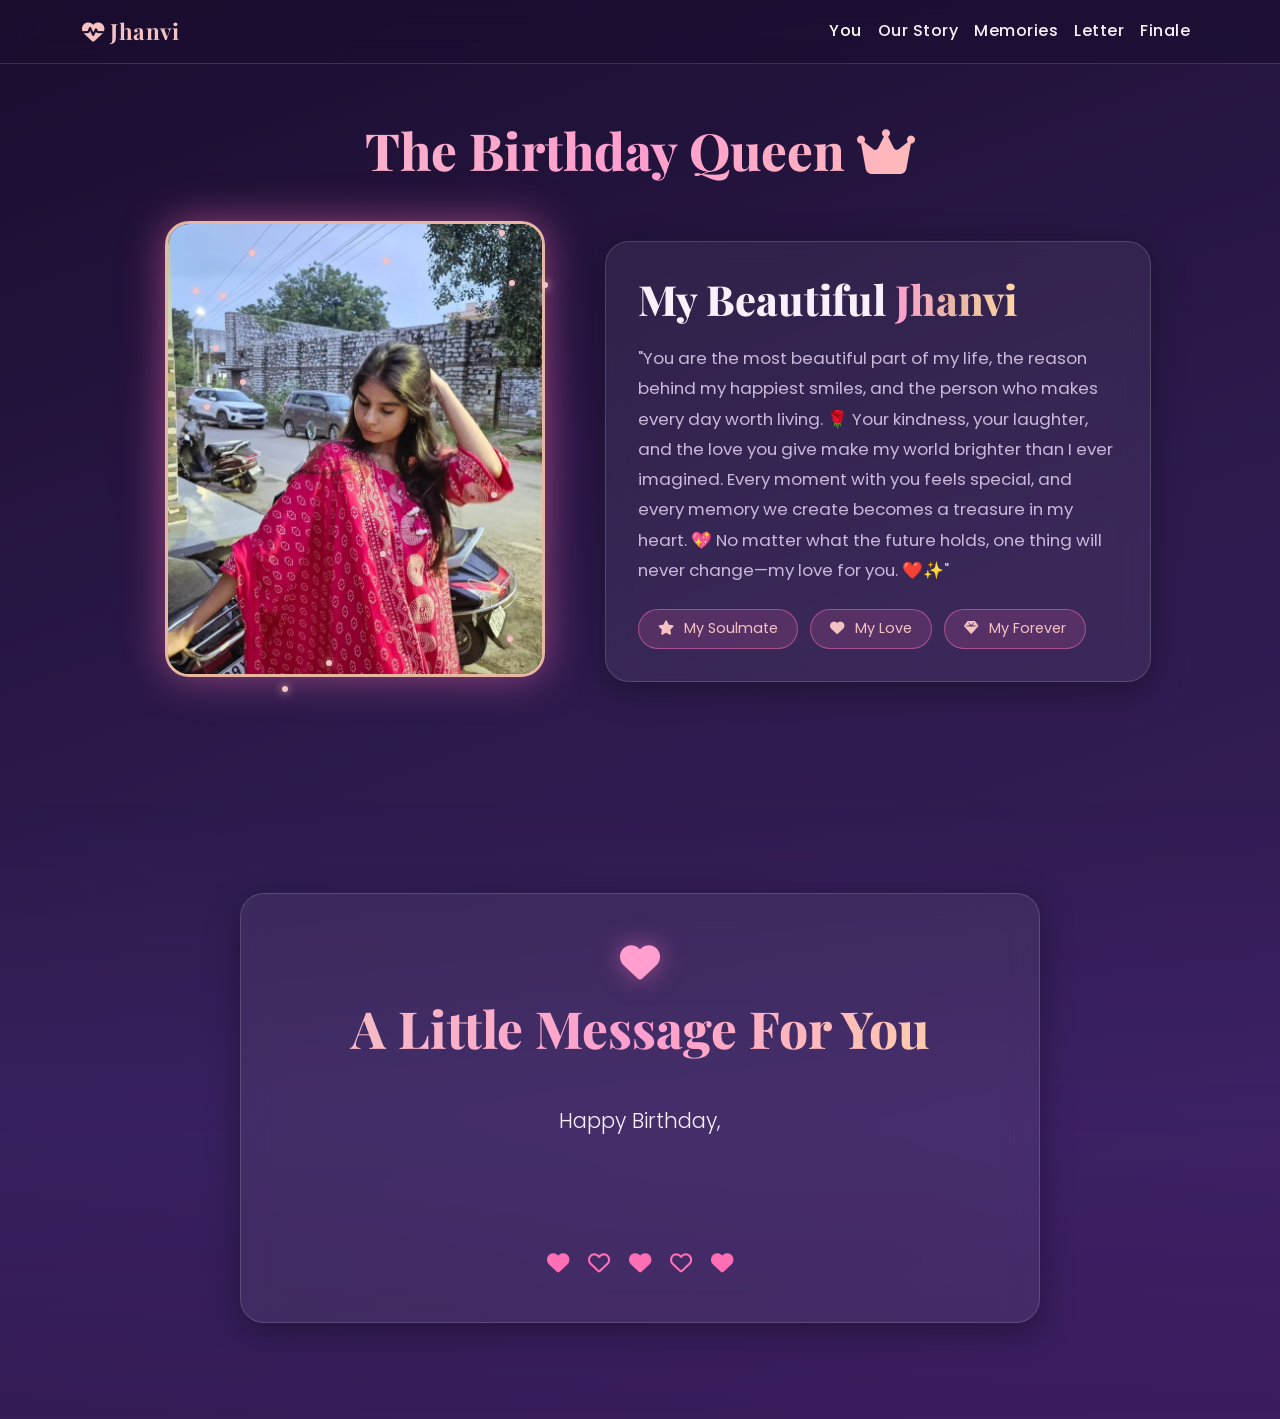
<file: you.html>
<!DOCTYPE html>
<html lang="en">
<head>
  <meta charset="UTF-8">
  <meta name="viewport" content="width=device-width, initial-scale=1.0">
  <title>Birthday Queen — You ❤️</title>
  <link href="https://cdn.jsdelivr.net/npm/bootstrap@5.3.3/dist/css/bootstrap.min.css" rel="stylesheet">
  <link href="https://cdn.jsdelivr.net/npm/aos@2.3.1/dist/aos.css" rel="stylesheet">
  <link rel="stylesheet" href="https://cdnjs.cloudflare.com/ajax/libs/font-awesome/6.5.2/css/all.min.css">
  <link rel="preconnect" href="https://fonts.googleapis.com">
  <link rel="preconnect" href="https://fonts.gstatic.com" crossorigin>
  <link href="https://fonts.googleapis.com/css2?family=Playfair+Display:ital,wght@0,400..900;1,400..900&family=Poppins:wght@300;400;500;600;700;800&family=Caveat:wght@500;600;700&display=swap" rel="stylesheet">
  <link rel="stylesheet" href="style.css">
</head>
<body>

  <canvas id="cursor-canvas"></canvas>
  <div id="floating-hearts-bg"></div>

  <main id="main-content">

    <nav class="navbar navbar-expand-lg navbar-dark fixed-top glass-nav">
      <div class="container">
        <a class="navbar-brand" href="index.html"><i class="fa-solid fa-heart-pulse"></i> Jhanvi</a>
        <button class="navbar-toggler" type="button" data-bs-toggle="collapse" data-bs-target="#navMenu">
          <span class="navbar-toggler-icon"></span>
        </button>
        <div class="collapse navbar-collapse" id="navMenu">
          <ul class="navbar-nav ms-auto">
            <li class="nav-item"><a class="nav-link active" href="you.html">You</a></li>
            <li class="nav-item"><a class="nav-link" href="ourstory.html">Our Story</a></li>
            <li class="nav-item"><a class="nav-link" href="memories.html">Memories</a></li>
            <li class="nav-item"><a class="nav-link" href="letter.html">Letter</a></li>
            <li class="nav-item"><a class="nav-link" href="finale.html">Finale</a></li>
          </ul>
        </div>
      </div>
    </nav>

    <section id="queen" class="section queen-section" style="padding-top: 120px;">
      <div class="container">
        <h2 class="section-title" data-aos="fade-up">The Birthday Queen <i class="fa-solid fa-crown"></i></h2>
        <div class="row justify-content-center align-items-center">
          <div class="col-lg-5 text-center mb-4" data-aos="fade-right">
            <div class="queen-photo-wrap">
              <img src="images/image1.jpeg" alt="Birthday Queen" class="queen-photo edit-me" data-edit="queen-photo">
              <div class="queen-glow"></div>
              <div class="queen-sparkles"></div>
            </div>
          </div>
          <div class="col-lg-6" data-aos="fade-left">
            <div class="glass-card queen-card">
              <h3 class="queen-name edit-me" data-edit="queen-name">My Beautiful <span class="text-gradient">Jhanvi</span></h3>
              <p class="queen-intro">
               "You are the most beautiful part of my life, the reason behind my happiest smiles, and the person who makes every day worth living. 🌹 Your kindness, your laughter, and the love you give make my world brighter than I ever imagined. Every moment with you feels special, and every memory we create becomes a treasure in my heart. 💖 No matter what the future holds, one thing will never change—my love for you. ❤️✨"
              </p>
              <div class="queen-tags">
                <span class="tag-pill"><i class="fa-solid fa-star"></i> My Soulmate</span>
                <span class="tag-pill"><i class="fa-solid fa-heart"></i> My Love</span>
                <span class="tag-pill"><i class="fa-solid fa-gem"></i> My Forever</span>
              </div>
            </div>
          </div>
        </div>
      </div>
    </section>

    <section id="message" class="section message-section">
      <div class="container">
        <div class="glass-card message-card text-center" data-aos="fade-up">
          <i class="fa-solid fa-heart message-icon"></i>
          <h2 class="section-title">A Little Message For You</h2>
          <p class="typing-message" id="typing-message"></p>
          <div class="floating-hearts-icons">
            <i class="fa-solid fa-heart"></i>
            <i class="fa-regular fa-heart"></i>
            <i class="fa-solid fa-heart"></i>
            <i class="fa-regular fa-heart"></i>
            <i class="fa-solid fa-heart"></i>
          </div>
        </div>
      </div>
    </section>

  </main>

  <script src="https://cdn.jsdelivr.net/npm/bootstrap@5.3.3/dist/js/bootstrap.bundle.min.js"></script>
  <script src="https://cdn.jsdelivr.net/npm/aos@2.3.1/dist/aos.js"></script>
  <script src="script.js"></script>
</body>
</html>
</file>
<file: style.css>
/* ==========================================================================
   BIRTHDAY SURPRISE WEBSITE - STYLES
   Theme: Premium Romantic Luxury — Dark Purple / Pink / Rose Gold
   ========================================================================== */

:root {
  --bg-deep: #1a0d2e;
  --bg-deep-2: #2d1b4e;
  --rose-gold: #e6b8a2;
  --rose-gold-bright: #f4c2c2;
  --pink: #ff6fb5;
  --pink-bright: #ff9ecf;
  --purple: #8b5cf6;
  --purple-deep: #6b21a8;
  --gold: #ffd6a5;
  --text-light: #f8f0fb;
  --text-muted: #cbb8da;
  --glass-bg: rgba(255, 255, 255, 0.06);
  --glass-border: rgba(255, 255, 255, 0.15);
  --glow-pink: rgba(255, 111, 181, 0.5);
  --glow-purple: rgba(139, 92, 246, 0.5);

  --font-display: 'Playfair Display', serif;
  --font-body: 'Poppins', sans-serif;
  --font-script: 'Caveat', cursive;
}

* {
  margin: 0;
  padding: 0;
  box-sizing: border-box;
}

html {
  scroll-behavior: smooth;
}

body {
  font-family: var(--font-body);
  background: linear-gradient(160deg, var(--bg-deep) 0%, var(--bg-deep-2) 50%, #3b1d5e 100%);
  color: var(--text-light);
  overflow-x: hidden;
  min-height: 100vh;
  cursor: default;
}

.hidden { display: none !important; }

.text-gradient {
  background: linear-gradient(90deg, var(--pink-bright), var(--rose-gold), var(--gold));
  -webkit-background-clip: text;
  background-clip: text;
  -webkit-text-fill-color: transparent;
}

.pulse {
  display: inline-block;
  animation: pulseHeart 1.4s ease-in-out infinite;
}

@keyframes pulseHeart {
  0%, 100% { transform: scale(1); }
  50% { transform: scale(1.25); }
}

/* ==========================================================================
   GENERIC GLASS CARD
   ========================================================================== */
.glass-card {
  background: var(--glass-bg);
  border: 1px solid var(--glass-border);
  border-radius: 24px;
  backdrop-filter: blur(16px);
  -webkit-backdrop-filter: blur(16px);
  box-shadow: 0 8px 32px rgba(0, 0, 0, 0.35);
  padding: 2rem;
  position: relative;
  transition: transform 0.4s ease, box-shadow 0.4s ease, border-color 0.4s ease;
}

.glass-nav.navbar {
  background: rgba(26, 13, 46, 0.55);
  backdrop-filter: blur(14px);
  -webkit-backdrop-filter: blur(14px);
  border-bottom: 1px solid var(--glass-border);
  padding: 0.6rem 0;
}

.glass-nav .navbar-brand {
  font-family: var(--font-display);
  font-weight: 700;
  color: var(--rose-gold-bright);
  font-size: 1.4rem;
  letter-spacing: 0.5px;
}

.glass-nav .nav-link {
  color: var(--text-light);
  font-weight: 500;
  letter-spacing: 0.5px;
  transition: color 0.3s ease;
  position: relative;
}

.glass-nav .nav-link:hover {
  color: var(--pink-bright);
}

/* ==========================================================================
   BUTTON GLOW
   ========================================================================== */
.btn-glow {
  display: inline-block;
  padding: 0.9rem 2.2rem;
  border-radius: 50px;
  border: none;
  background: linear-gradient(135deg, var(--pink), var(--purple) 60%, var(--rose-gold));
  color: #fff;
  font-weight: 600;
  font-size: 1rem;
  letter-spacing: 0.5px;
  text-decoration: none;
  cursor: pointer;
  box-shadow: 0 0 20px var(--glow-pink), 0 0 40px var(--glow-purple);
  transition: transform 0.3s ease, box-shadow 0.3s ease;
}

.btn-glow:hover {
  transform: translateY(-3px) scale(1.03);
  box-shadow: 0 0 30px var(--glow-pink), 0 0 60px var(--glow-purple);
  color: #fff;
}

/* ==========================================================================
   SECTION BASE
   ========================================================================== */
.section {
  position: relative;
  padding: 6rem 0;
  overflow: hidden;
}

.section-title {
  font-family: var(--font-display);
  font-weight: 800;
  font-size: clamp(2rem, 5vw, 3.2rem);
  text-align: center;
  margin-bottom: 2.5rem;
  background: linear-gradient(90deg, var(--rose-gold-bright), var(--pink-bright), var(--gold));
  -webkit-background-clip: text;
  background-clip: text;
  -webkit-text-fill-color: transparent;
}

.section-subtitle {
  text-align: center;
  color: var(--text-muted);
  margin-bottom: 2.5rem;
  font-size: 1.1rem;
}

.edit-me {
  /* Marks content meant to be customized by the site owner */
}

/* ==========================================================================
   CURSOR HEART TRAIL CANVAS
   ========================================================================== */
#cursor-canvas {
  position: fixed;
  top: 0;
  left: 0;
  width: 100%;
  height: 100%;
  pointer-events: none;
  z-index: 9998;
}

/* ==========================================================================
   GLOBAL FLOATING HEARTS BACKGROUND
   ========================================================================== */
#floating-hearts-bg {
  position: fixed;
  top: 0;
  left: 0;
  width: 100%;
  height: 100%;
  pointer-events: none;
  z-index: 0;
  overflow: hidden;
}

#floating-hearts-bg .bg-heart {
  position: absolute;
  bottom: -10%;
  color: var(--pink);
  opacity: 0.18;
  animation: floatUpBg linear infinite;
}

@keyframes floatUpBg {
  0% { transform: translateY(0) rotate(0deg); opacity: 0; }
  10% { opacity: 0.18; }
  90% { opacity: 0.18; }
  100% { transform: translateY(-110vh) rotate(360deg); opacity: 0; }
}

/* ==========================================================================
   LOADING SCREEN
   ========================================================================== */
#loading-screen {
  position: fixed;
  inset: 0;
  z-index: 10000;
  display: flex;
  flex-direction: column;
  align-items: center;
  justify-content: center;
  text-align: center;
  background: radial-gradient(circle at 50% 30%, #4a1f6e 0%, #1a0d2e 70%);
  padding: 1.5rem;
  transition: opacity 0.8s ease, visibility 0.8s ease;
}

#loading-screen.fade-out {
  opacity: 0;
  visibility: hidden;
  pointer-events: none;
}

.loader-hearts {
  display: flex;
  gap: 1rem;
  font-size: 1.6rem;
  color: var(--pink-bright);
  margin-bottom: 1.5rem;
}

.loader-hearts i {
  animation: floatHeart 2s ease-in-out infinite;
}

.loader-hearts i:nth-child(2) { animation-delay: 0.2s; }
.loader-hearts i:nth-child(3) { animation-delay: 0.4s; }
.loader-hearts i:nth-child(4) { animation-delay: 0.6s; }
.loader-hearts i:nth-child(5) { animation-delay: 0.8s; }

@keyframes floatHeart {
  0%, 100% { transform: translateY(0) scale(1); }
  50% { transform: translateY(-18px) scale(1.15); }
}

.loader-text {
  font-family: var(--font-display);
  font-weight: 700;
  font-size: clamp(1.5rem, 5vw, 2.6rem);
  margin-bottom: 2.5rem;
  max-width: 700px;
  text-shadow: 0 0 20px var(--glow-pink);
}

.sparkle-container {
  position: absolute;
  inset: 0;
  pointer-events: none;
  overflow: hidden;
}

.sparkle {
  position: absolute;
  width: 6px;
  height: 6px;
  background: var(--rose-gold-bright);
  border-radius: 50%;
  box-shadow: 0 0 8px var(--rose-gold-bright);
  animation: sparkleAnim 2.5s ease-in-out infinite;
}

@keyframes sparkleAnim {
  0%, 100% { opacity: 0; transform: scale(0.5); }
  50% { opacity: 1; transform: scale(1.4); }
}

/* ==========================================================================
   FLOATING MUSIC BUTTON
   ========================================================================== */
#floating-music {
  position: fixed;
  bottom: 24px;
  right: 24px;
  z-index: 9000;
}

.music-btn {
  width: 58px;
  height: 58px;
  border-radius: 50%;
  border: 1px solid var(--glass-border);
  background: linear-gradient(135deg, var(--pink), var(--purple));
  color: #fff;
  font-size: 1.3rem;
  box-shadow: 0 0 20px var(--glow-pink);
  cursor: pointer;
  display: flex;
  align-items: center;
  justify-content: center;
  transition: transform 0.3s ease;
}

.music-btn:hover { transform: scale(1.1); }

.music-btn.playing i {
  animation: spinSlow 3s linear infinite;
}

.music-panel {
  position: absolute;
  bottom: 70px;
  right: 0;
  width: 250px;
  background: var(--glass-bg);
  border: 1px solid var(--glass-border);
  border-radius: 18px;
  backdrop-filter: blur(16px);
  -webkit-backdrop-filter: blur(16px);
  padding: 1rem;
  box-shadow: 0 8px 32px rgba(0,0,0,0.4);
  opacity: 0;
  transform: translateY(10px) scale(0.95);
  pointer-events: none;
  transition: all 0.3s ease;
}

.music-panel.open {
  opacity: 1;
  transform: translateY(0) scale(1);
  pointer-events: all;
}

.music-panel-info {
  display: flex;
  align-items: center;
  gap: 0.75rem;
  margin-bottom: 0.75rem;
}

.fm-cover-img {
  width: 48px;
  height: 48px;
  border-radius: 50%;
  object-fit: cover;
  border: 2px solid var(--rose-gold);
}

.fm-cover-img.spinning {
  animation: spinSlow 4s linear infinite;
  animation-play-state: paused;
}

.fm-cover-img.spinning.is-playing {
  animation-play-state: running;
}

@keyframes spinSlow {
  from { transform: rotate(0deg); }
  to { transform: rotate(360deg); }
}

.fm-title {
  font-weight: 600;
  font-size: 0.9rem;
  margin: 0;
}

.fm-artist {
  font-size: 0.78rem;
  color: var(--text-muted);
  margin: 0;
}

.music-panel-controls {
  display: flex;
  justify-content: center;
  gap: 1.2rem;
  margin-bottom: 0.6rem;
}

.music-panel-controls button {
  background: none;
  border: none;
  color: var(--text-light);
  font-size: 1.1rem;
  cursor: pointer;
  transition: color 0.2s ease;
}

.music-panel-controls button:hover { color: var(--pink-bright); }

.fm-volume, .player-volume {
  width: 100%;
  accent-color: var(--pink);
}

/* ==========================================================================
   HERO SECTION
   ========================================================================== */
.hero-section {
  min-height: 100vh;
  display: flex;
  align-items: center;
  justify-content: center;
  background: radial-gradient(circle at 50% 20%, #5a2d82 0%, var(--bg-deep) 65%);
  text-align: center;
}

.hero-particles, .hero-hearts {
  position: absolute;
  inset: 0;
  pointer-events: none;
  overflow: hidden;
}

.hero-particle {
  position: absolute;
  width: 4px;
  height: 4px;
  background: var(--rose-gold-bright);
  border-radius: 50%;
  opacity: 0.7;
  animation: particleFloat 6s linear infinite;
}

@keyframes particleFloat {
  0% { transform: translateY(0) translateX(0); opacity: 0; }
  10% { opacity: 0.7; }
  90% { opacity: 0.7; }
  100% { transform: translateY(-100vh) translateX(20px); opacity: 0; }
}

.hero-heart-float {
  position: absolute;
  bottom: -5%;
  color: var(--pink);
  opacity: 0.5;
  animation: floatUpBg 8s linear infinite;
}

.hero-content {
  position: relative;
  z-index: 2;
  padding: 2rem;
}

.hero-subtitle {
  font-family: var(--font-display);
  font-weight: 600;
  font-size: clamp(1.4rem, 4vw, 2.2rem);
  color: var(--rose-gold-bright);
  margin-bottom: 1rem;
}

.hero-year {
  font-family: var(--font-display);
  font-weight: 900;
  font-size: clamp(4rem, 15vw, 9rem);
  line-height: 1;
  background: linear-gradient(135deg, var(--pink-bright), var(--purple), var(--gold));
  -webkit-background-clip: text;
  background-clip: text;
  -webkit-text-fill-color: transparent;
  text-shadow: 0 0 60px var(--glow-purple);
  margin-bottom: 1.5rem;
}

.hero-typing {
  font-size: clamp(1rem, 3vw, 1.4rem);
  color: var(--text-light);
  min-height: 2.5rem;
  font-weight: 300;
}

.cursor-blink {
  animation: blink 1s step-end infinite;
  color: var(--pink-bright);
}

@keyframes blink {
  50% { opacity: 0; }
}

.hero-date {
  margin-top: 1rem;
  color: var(--text-muted);
  font-size: 1rem;
  letter-spacing: 1px;
}

.scroll-indicator {
  position: absolute;
  bottom: 30px;
  left: 50%;
  transform: translateX(-50%);
  color: var(--rose-gold-bright);
  font-size: 1.4rem;
  animation: bounceDown 1.8s ease-in-out infinite;
  z-index: 2;
}

@keyframes bounceDown {
  0%, 100% { transform: translate(-50%, 0); }
  50% { transform: translate(-50%, 12px); }
}

/* ==========================================================================
   QUEEN SECTION
   ========================================================================== */
.queen-photo-wrap {
  position: relative;
  display: inline-block;
}

.queen-photo {
  width: 100%;
  max-width: 380px;
  aspect-ratio: 5/6;
  object-fit: cover;
  border-radius: 24px;
  border: 3px solid var(--rose-gold);
  box-shadow: 0 0 40px var(--glow-pink);
  position: relative;
  z-index: 2;
  transition: transform 0.5s ease;
}

.queen-photo-wrap:hover .queen-photo {
  transform: scale(1.03) rotate(-1deg);
}

.queen-glow {
  position: absolute;
  inset: -20px;
  background: radial-gradient(circle, var(--glow-pink) 0%, transparent 70%);
  z-index: 1;
  filter: blur(30px);
  opacity: 0.6;
  animation: glowPulse 4s ease-in-out infinite;
}

@keyframes glowPulse {
  0%, 100% { opacity: 0.4; transform: scale(1); }
  50% { opacity: 0.7; transform: scale(1.05); }
}

.queen-sparkles {
  position: absolute;
  inset: -10px;
  z-index: 3;
  pointer-events: none;
}

.queen-card {
  position: relative;
  overflow: hidden;
}

.queen-card::before {
  content: '';
  position: absolute;
  top: 0;
  left: -75%;
  width: 50%;
  height: 100%;
  background: linear-gradient(120deg, transparent, rgba(255,255,255,0.18), transparent);
  transform: skewX(-20deg);
  transition: left 0.8s ease;
}

.queen-card:hover::before {
  left: 125%;
}

.queen-card:hover {
  border-color: var(--rose-gold-bright);
  box-shadow: 0 8px 40px var(--glow-pink);
  transform: translateY(-6px);
}

.queen-name {
  font-family: var(--font-display);
  font-weight: 800;
  font-size: clamp(1.8rem, 4vw, 2.6rem);
  margin-bottom: 1.2rem;
}

.queen-intro {
  color: var(--text-muted);
  line-height: 1.8;
  font-size: 1.05rem;
  margin-bottom: 1.5rem;
}

.queen-tags {
  display: flex;
  flex-wrap: wrap;
  gap: 0.75rem;
}

.tag-pill {
  background: rgba(255, 111, 181, 0.15);
  border: 1px solid var(--glow-pink);
  border-radius: 50px;
  padding: 0.5rem 1.2rem;
  font-size: 0.9rem;
  color: var(--rose-gold-bright);
}

.tag-pill i {
  margin-right: 0.4rem;
}

/* ==========================================================================
   MESSAGE SECTION
   ========================================================================== */
.message-section {
  background: linear-gradient(180deg, transparent, rgba(139, 92, 246, 0.08), transparent);
}

.message-card {
  max-width: 800px;
  margin: 0 auto;
  padding: 3rem 2rem;
}

.message-icon {
  font-size: 2.5rem;
  color: var(--pink-bright);
  margin-bottom: 1rem;
  filter: drop-shadow(0 0 12px var(--glow-pink));
}

.typing-message {
  font-size: clamp(1rem, 2.5vw, 1.3rem);
  line-height: 2;
  color: var(--text-light);
  min-height: 8rem;
  font-weight: 300;
  margin: 1.5rem 0;
}

.floating-hearts-icons {
  display: flex;
  justify-content: center;
  gap: 1.2rem;
  font-size: 1.4rem;
  color: var(--pink);
  margin-top: 1.5rem;
}

.floating-hearts-icons i {
  animation: floatHeart 2.4s ease-in-out infinite;
}

.floating-hearts-icons i:nth-child(2) { animation-delay: 0.3s; }
.floating-hearts-icons i:nth-child(3) { animation-delay: 0.6s; }
.floating-hearts-icons i:nth-child(4) { animation-delay: 0.9s; }
.floating-hearts-icons i:nth-child(5) { animation-delay: 1.2s; }

/* ==========================================================================
   TIMELINE SECTION
   ========================================================================== */
.timeline-wrapper {
  position: relative;
  max-width: 900px;
  margin: 0 auto;
  padding-left: 2rem;
}

.timeline-wrapper::before {
  content: '';
  position: absolute;
  top: 0;
  bottom: 0;
  left: 2rem;
  width: 3px;
  background: linear-gradient(180deg, var(--pink), var(--purple), var(--rose-gold));
  border-radius: 3px;
}

@media (min-width: 768px) {
  .timeline-wrapper::before { left: 50%; transform: translateX(-50%); }
}

.timeline-item {
  position: relative;
  margin-bottom: 3rem;
  padding-left: 4rem;
  width: 100%;
}

@media (min-width: 768px) {
  .timeline-item {
    width: 50%;
    padding-left: 0;
    padding-right: 3rem;
    text-align: right;
  }
  .timeline-item.reverse {
    margin-left: 50%;
    padding-right: 0;
    padding-left: 3rem;
    text-align: left;
  }
}

.timeline-icon {
  position: absolute;
  left: 0.4rem;
  top: 0;
  width: 48px;
  height: 48px;
  border-radius: 50%;
  background: linear-gradient(135deg, var(--pink), var(--purple));
  display: flex;
  align-items: center;
  justify-content: center;
  font-size: 1.2rem;
  box-shadow: 0 0 20px var(--glow-pink);
  z-index: 2;
}

@media (min-width: 768px) {
  .timeline-item .timeline-icon { left: auto; right: -24px; }
  .timeline-item.reverse .timeline-icon { left: -24px; right: auto; }
}

.timeline-card {
  padding: 1.5rem;
}

.timeline-card h4 {
  font-family: var(--font-display);
  color: var(--rose-gold-bright);
  margin-bottom: 0.4rem;
  font-size: 1.4rem;
}

.timeline-date {
  font-family: var(--font-script);
  font-size: 1.2rem;
  color: var(--pink-bright);
  margin-bottom: 0.6rem;
}

.timeline-card p:not(.timeline-date) {
  color: var(--text-muted);
  line-height: 1.6;
}

.timeline-card:hover {
  transform: translateY(-4px);
  border-color: var(--rose-gold);
  box-shadow: 0 8px 30px var(--glow-purple);
}

/* ==========================================================================
   MEMORY GALLERY
   ========================================================================== */
.memory-card {
  padding: 0;
  overflow: hidden;
  height: 100%;
  transform-style: preserve-3d;
  transition: transform 0.3s ease, box-shadow 0.4s ease, border-color 0.4s ease;
}

.memory-card:hover {
  box-shadow: 0 15px 40px var(--glow-pink);
  border-color: var(--rose-gold-bright);
}

.memory-img-wrap {
  overflow: hidden;
  border-radius: 24px 24px 0 0;
  height: 220px;
}

.memory-img {
  width: 100%;
  height: 100%;
  object-fit: cover;
  transition: transform 0.6s ease;
}

.memory-card:hover .memory-img {
  transform: scale(1.12);
}

.memory-body {
  padding: 1.5rem;
}

.shayari {
  font-family: var(--font-script);
  font-size: 1.25rem;
  color: var(--rose-gold-bright);
  line-height: 1.5;
  margin-bottom: 1rem;
}

.memory-song {
  display: flex;
  align-items: center;
  gap: 0.6rem;
  background: rgba(139, 92, 246, 0.15);
  border-radius: 50px;
  padding: 0.5rem 0.9rem;
  font-size: 0.85rem;
  margin-bottom: 1rem;
}

.memory-song i.fa-music { color: var(--pink-bright); }

.memory-song span { flex: 1; }

.play-mini {
  width: 32px;
  height: 32px;
  border-radius: 50%;
  border: none;
  background: linear-gradient(135deg, var(--pink), var(--purple));
  color: #fff;
  display: flex;
  align-items: center;
  justify-content: center;
  cursor: pointer;
  flex-shrink: 0;
  transition: transform 0.2s ease;
}

.play-mini:hover { transform: scale(1.1); }

.play-mini.playing i::before {
  content: "\f04c"; /* pause icon */
}

.memory-desc {
  color: var(--text-muted);
  font-size: 0.92rem;
  line-height: 1.6;
}

/* ==========================================================================
   MUSIC PLAYER SECTION
   ========================================================================== */
.music-player-card {
  max-width: 700px;
  margin: 0 auto;
  display: flex;
  flex-direction: column;
  align-items: center;
  gap: 1.5rem;
  text-align: center;
}

@media (min-width: 768px) {
  .music-player-card {
    flex-direction: row;
    text-align: left;
  }
}

.player-disc-wrap {
  flex-shrink: 0;
}

.player-disc {
  width: 160px;
  height: 160px;
  border-radius: 50%;
  position: relative;
  overflow: hidden;
  border: 6px solid #1a1a1a;
  box-shadow: 0 0 30px var(--glow-purple);
}

.player-disc img {
  width: 100%;
  height: 100%;
  object-fit: cover;
}

.player-disc.spin {
  animation: spinSlow 6s linear infinite;
}

.disc-hole {
  position: absolute;
  top: 50%;
  left: 50%;
  width: 18px;
  height: 18px;
  background: var(--bg-deep);
  border: 2px solid var(--rose-gold);
  border-radius: 50%;
  transform: translate(-50%, -50%);
}

.player-info {
  flex: 1;
  width: 100%;
}

.player-info h4 {
  font-family: var(--font-display);
  font-size: 1.6rem;
  color: var(--rose-gold-bright);
  margin-bottom: 0.2rem;
}

.player-info p {
  color: var(--text-muted);
  margin-bottom: 1rem;
}

.player-progress-wrap {
  display: flex;
  align-items: center;
  gap: 0.75rem;
  margin-bottom: 1.2rem;
}

.player-progress-wrap span {
  font-size: 0.8rem;
  color: var(--text-muted);
  min-width: 36px;
}

.player-progress, .fm-volume, .player-volume {
  -webkit-appearance: none;
  appearance: none;
  height: 6px;
  border-radius: 50px;
  background: rgba(255,255,255,0.15);
  outline: none;
  flex: 1;
  accent-color: var(--pink);
}

.player-progress::-webkit-slider-thumb,
.player-volume::-webkit-slider-thumb,
.fm-volume::-webkit-slider-thumb {
  -webkit-appearance: none;
  width: 14px;
  height: 14px;
  border-radius: 50%;
  background: var(--pink-bright);
  box-shadow: 0 0 8px var(--glow-pink);
  cursor: pointer;
}

.player-controls {
  display: flex;
  align-items: center;
  justify-content: center;
  gap: 1.5rem;
  margin-bottom: 1.2rem;
}

@media (min-width: 768px) {
  .player-controls { justify-content: flex-start; }
}

.player-controls button {
  background: none;
  border: none;
  color: var(--text-light);
  font-size: 1.4rem;
  cursor: pointer;
  transition: color 0.2s ease, transform 0.2s ease;
}

.player-controls button:hover {
  color: var(--pink-bright);
  transform: scale(1.1);
}

.play-main {
  width: 56px;
  height: 56px;
  border-radius: 50%;
  background: linear-gradient(135deg, var(--pink), var(--purple));
  display: flex;
  align-items: center;
  justify-content: center;
  font-size: 1.3rem !important;
  box-shadow: 0 0 20px var(--glow-pink);
}

.play-main:hover { color: #fff !important; }

.player-volume-wrap {
  display: flex;
  align-items: center;
  gap: 0.75rem;
  max-width: 200px;
}

@media (min-width: 768px) {
  .player-volume-wrap { margin: 0; }
}
.player-volume-wrap {
  margin: 0 auto;
}

/* ==========================================================================
   REASONS SECTION
   ========================================================================== */
.reason-card {
  position: relative;
  height: 140px;
  cursor: pointer;
  perspective: 1000px;
}

.reason-card-inner {
  position: relative;
  width: 100%;
  height: 100%;
  transition: transform 0.6s ease;
  transform-style: preserve-3d;
}

.reason-card.flipped .reason-card-inner {
  transform: rotateY(180deg);
}

.reason-front, .reason-back {
  position: absolute;
  inset: 0;
  backface-visibility: hidden;
  border-radius: 18px;
  display: flex;
  flex-direction: column;
  align-items: center;
  justify-content: center;
  text-align: center;
  padding: 1rem;
  border: 1px solid var(--glass-border);
  background: var(--glass-bg);
  backdrop-filter: blur(12px);
  -webkit-backdrop-filter: blur(12px);
}

.reason-front {
  font-family: var(--font-display);
  font-weight: 700;
  font-size: 1.1rem;
}

.reason-front span {
  color: var(--rose-gold-bright);
  font-size: 1.8rem;
  display: block;
  margin-bottom: 0.4rem;
}

.reason-back {
  transform: rotateY(180deg);
  background: linear-gradient(135deg, rgba(255,111,181,0.25), rgba(139,92,246,0.25));
  font-size: 0.85rem;
  color: var(--text-light);
  line-height: 1.4;
}

.reason-card:not(.flipped):hover .reason-card-inner {
  transform: scale(1.04) rotateY(0deg);
  box-shadow: 0 0 25px var(--glow-pink);
}

.reason-card.flipped .reason-front,
.reason-card.flipped .reason-back {
  box-shadow: 0 0 25px var(--glow-purple);
}

/* Heart explosion on click */
.heart-burst {
  position: absolute;
  pointer-events: none;
  font-size: 1rem;
  color: var(--pink-bright);
  animation: burstOut 0.9s ease-out forwards;
  z-index: 5;
}

@keyframes burstOut {
  0% { transform: translate(0,0) scale(1); opacity: 1; }
  100% { transform: translate(var(--bx), var(--by)) scale(0); opacity: 0; }
}

/* ==========================================================================
   COUNTER SECTION
   ========================================================================== */
.counter-grid {
  --bs-gutter-x: 0.75rem;
  justify-content: center;
}

.counter-box {
  padding: 1.5rem 0.5rem;
  text-align: center;
  margin-bottom: 0.75rem;
}

.counter-num {
  display: block;
  font-family: var(--font-display);
  font-weight: 800;
  font-size: clamp(1.8rem, 4vw, 2.6rem);
  background: linear-gradient(135deg, var(--pink-bright), var(--gold));
  -webkit-background-clip: text;
  background-clip: text;
  -webkit-text-fill-color: transparent;
}

.counter-label {
  display: block;
  font-size: 0.85rem;
  color: var(--text-muted);
  margin-top: 0.4rem;
  letter-spacing: 1px;
  text-transform: uppercase;
}

/* ==========================================================================
   QUOTES SLIDER
   ========================================================================== */
.quotes-slider {
  max-width: 750px;
  margin: 0 auto;
  text-align: center;
  min-height: 220px;
  display: flex;
  flex-direction: column;
  justify-content: center;
}

.quotes-track {
  position: relative;
  min-height: 120px;
}

.quote-slide {
  position: absolute;
  inset: 0;
  display: flex;
  align-items: center;
  justify-content: center;
  opacity: 0;
  transform: translateX(40px);
  transition: opacity 0.6s ease, transform 0.6s ease;
  pointer-events: none;
}

.quote-slide.active {
  opacity: 1;
  transform: translateX(0);
  pointer-events: all;
  position: relative;
}

.quote-text {
  font-family: var(--font-script);
  font-size: clamp(1.2rem, 3vw, 1.8rem);
  line-height: 1.8;
  color: var(--rose-gold-bright);
}

.quotes-dots {
  display: flex;
  justify-content: center;
  gap: 0.6rem;
  margin-top: 1.5rem;
}

.quote-dot {
  width: 10px;
  height: 10px;
  border-radius: 50%;
  background: rgba(255,255,255,0.25);
  cursor: pointer;
  transition: background 0.3s ease, transform 0.3s ease;
}

.quote-dot.active {
  background: var(--pink-bright);
  transform: scale(1.3);
  box-shadow: 0 0 10px var(--glow-pink);
}

/* ==========================================================================
   3D PHOTO CAROUSEL
   ========================================================================== */
.carousel-3d-wrap {
  perspective: 1200px;
  height: 420px;
  display: flex;
  align-items: center;
  justify-content: center;
}

.carousel-3d {
  position: relative;
  width: 260px;
  height: 360px;
  transform-style: preserve-3d;
  animation: rotateCarousel 24s linear infinite;
}

.carousel-3d:hover {
  animation-play-state: paused;
}

.carousel-item-3d {
  position: absolute;
  inset: 0;
  border-radius: 20px;
  overflow: hidden;
  border: 2px solid var(--glass-border);
  box-shadow: 0 0 30px rgba(0,0,0,0.5);
}

.carousel-item-3d img {
  width: 100%;
  height: 100%;
  object-fit: cover;
}

.carousel-item-3d:nth-child(1) { transform: rotateY(0deg) translateZ(320px); }
.carousel-item-3d:nth-child(2) { transform: rotateY(60deg) translateZ(320px); }
.carousel-item-3d:nth-child(3) { transform: rotateY(120deg) translateZ(320px); }
.carousel-item-3d:nth-child(4) { transform: rotateY(180deg) translateZ(320px); }
.carousel-item-3d:nth-child(5) { transform: rotateY(240deg) translateZ(320px); }
.carousel-item-3d:nth-child(6) { transform: rotateY(300deg) translateZ(320px); }

@keyframes rotateCarousel {
  from { transform: rotateY(0deg); }
  to { transform: rotateY(360deg); }
}

/* ==========================================================================
   VIDEO MEMORIES
   ========================================================================== */
.video-card {
  padding: 0;
  overflow: hidden;
  cursor: pointer;
  position: relative;
}

.video-card img {
  width: 100%;
  height: 220px;
  object-fit: cover;
  display: block;
  transition: transform 0.5s ease, filter 0.5s ease;
}

.video-card:hover img {
  transform: scale(1.08);
  filter: brightness(0.6);
}

.video-play-overlay {
  position: absolute;
  top: 0; left: 0; right: 0;
  height: 220px;
  display: flex;
  align-items: center;
  justify-content: center;
  font-size: 2.5rem;
  color: #fff;
  opacity: 0;
  transition: opacity 0.4s ease, transform 0.4s ease;
  transform: scale(0.7);
}

.video-card:hover .video-play-overlay {
  opacity: 1;
  transform: scale(1);
}

.video-caption {
  padding: 1rem 1.25rem;
  font-weight: 500;
  color: var(--rose-gold-bright);
}

.video-lightbox {
  position: fixed;
  inset: 0;
  background: rgba(10, 5, 20, 0.92);
  z-index: 9500;
  display: none;
  align-items: center;
  justify-content: center;
  padding: 2rem;
}

.video-lightbox.open {
  display: flex;
}

.video-lightbox-content {
  position: relative;
  width: 100%;
  max-width: 900px;
}

.video-lightbox-frame {
  position: relative;
  width: 100%;
  padding-top: 56.25%;
  border-radius: 16px;
  overflow: hidden;
  box-shadow: 0 0 50px var(--glow-purple);
}

.video-lightbox-frame iframe {
  position: absolute;
  inset: 0;
  width: 100%;
  height: 100%;
  border: 0;
}

.video-lightbox-close {
  position: absolute;
  top: -50px;
  right: 0;
  background: none;
  border: none;
  color: #fff;
  font-size: 2rem;
  cursor: pointer;
}

/* ==========================================================================
   WISHES WALL
   ========================================================================== */
.wish-card {
  text-align: center;
  height: 100%;
  position: relative;
  overflow: hidden;
}

.wish-icon {
  font-size: 2.2rem;
  color: var(--rose-gold-bright);
  margin-bottom: 1rem;
  filter: drop-shadow(0 0 10px var(--glow-pink));
}

.wish-card p {
  color: var(--text-muted);
  line-height: 1.7;
}

.wish-card:hover {
  transform: translateY(-6px);
  box-shadow: 0 10px 30px var(--glow-purple);
  border-color: var(--rose-gold);
}

.wish-card .wish-heart {
  position: absolute;
  bottom: -20px;
  font-size: 1rem;
  color: var(--pink);
  opacity: 0.4;
  animation: floatHeart 3s ease-in-out infinite;
}

/* ==========================================================================
   FUTURE DREAMS
   ========================================================================== */
.dream-card {
  padding: 0;
  overflow: hidden;
  height: 100%;
  text-align: center;
}

.dream-card img {
  width: 100%;
  height: 160px;
  object-fit: cover;
  transition: transform 0.5s ease;
}

.dream-card:hover img {
  transform: scale(1.1);
}

.dream-card:hover {
  transform: translateY(-6px);
  box-shadow: 0 10px 30px var(--glow-pink);
}

.dream-card h5 {
  font-family: var(--font-display);
  color: var(--rose-gold-bright);
  margin: 1rem 0 0.5rem;
}

.dream-card p {
  color: var(--text-muted);
  font-size: 0.9rem;
  padding: 0 1rem 1.25rem;
  line-height: 1.6;
}

/* ==========================================================================
   GIFT BOX
   ========================================================================== */
.gift-box-wrap {
  display: flex;
  flex-direction: column;
  align-items: center;
  gap: 2rem;
  padding: 2rem 0;
}

.gift-box {
  position: relative;
  width: 180px;
  height: 160px;
  cursor: pointer;
  transition: transform 0.3s ease;
}

.gift-box:hover {
  transform: scale(1.05);
}

.gift-box-base {
  position: absolute;
  bottom: 0;
  left: 0;
  width: 100%;
  height: 110px;
  background: linear-gradient(135deg, var(--purple-deep), var(--purple));
  border-radius: 12px;
  box-shadow: 0 0 30px var(--glow-purple);
}

.gift-box-lid {
  position: absolute;
  top: 30px;
  left: -10px;
  width: 200px;
  height: 35px;
  background: linear-gradient(135deg, var(--pink), var(--purple));
  border-radius: 8px;
  transition: transform 0.6s ease, opacity 0.6s ease;
  transform-origin: center bottom;
  box-shadow: 0 0 20px var(--glow-pink);
  z-index: 3;
}

.gift-box-ribbon-v {
  position: absolute;
  top: 30px;
  left: 50%;
  transform: translateX(-50%);
  width: 22px;
  height: 130px;
  background: var(--rose-gold);
  z-index: 2;
}

.gift-box-ribbon-h {
  position: absolute;
  top: 30px;
  left: -10px;
  width: 200px;
  height: 22px;
  background: var(--rose-gold);
  z-index: 4;
  border-radius: 4px;
  transition: transform 0.6s ease, opacity 0.6s ease;
}

.gift-box-bow {
  position: absolute;
  top: 4px;
  left: 50%;
  transform: translateX(-50%);
  font-size: 1.8rem;
  color: var(--rose-gold-bright);
  z-index: 5;
  transition: transform 0.6s ease, opacity 0.6s ease;
}

.gift-box.opened .gift-box-lid {
  transform: translateY(-80px) rotate(-25deg);
  opacity: 0;
}

.gift-box.opened .gift-box-ribbon-h,
.gift-box.opened .gift-box-bow {
  transform: translateY(-80px) rotate(-25deg) scale(0.5);
  opacity: 0;
}

.gift-message {
  max-width: 600px;
  text-align: center;
  opacity: 0;
  transform: translateY(20px);
  transition: opacity 0.6s ease, transform 0.6s ease;
  pointer-events: none;
}

.gift-message.show {
  opacity: 1;
  transform: translateY(0);
  pointer-events: all;
}

.gift-message h3 {
  font-family: var(--font-display);
  color: var(--rose-gold-bright);
  margin-bottom: 1rem;
  font-size: 1.8rem;
}

.gift-message p {
  color: var(--text-light);
  line-height: 1.8;
  font-size: 1.05rem;
}

/* Hearts burst from gift box */
.gift-heart-particle {
  position: absolute;
  font-size: 1.4rem;
  color: var(--pink-bright);
  pointer-events: none;
  animation: giftHeartBurst 1.4s ease-out forwards;
  z-index: 6;
}

@keyframes giftHeartBurst {
  0% { transform: translate(0,0) scale(0.5); opacity: 1; }
  100% { transform: translate(var(--bx), var(--by)) scale(1.4); opacity: 0; }
}

/* ==========================================================================
   QUIZ SECTION
   ========================================================================== */
.quiz-card {
  max-width: 700px;
  margin: 0 auto;
}

.quiz-question {
  text-align: center;
}

.quiz-question h4 {
  font-family: var(--font-display);
  color: var(--rose-gold-bright);
  margin-bottom: 1.5rem;
  font-size: 1.4rem;
}

.quiz-options {
  display: grid;
  gap: 0.9rem;
}

.quiz-option {
  background: rgba(255,255,255,0.05);
  border: 1px solid var(--glass-border);
  border-radius: 14px;
  padding: 0.9rem 1.2rem;
  color: var(--text-light);
  cursor: pointer;
  text-align: left;
  transition: all 0.3s ease;
  font-size: 0.95rem;
}

.quiz-option:hover {
  background: rgba(255,111,181,0.15);
  border-color: var(--pink-bright);
  transform: translateX(4px);
}

.quiz-option.correct {
  background: rgba(76, 222, 128, 0.2);
  border-color: #4cde80;
}

.quiz-option.wrong {
  background: rgba(255, 99, 99, 0.2);
  border-color: #ff6363;
}

.quiz-progress {
  text-align: center;
  color: var(--text-muted);
  margin-bottom: 1.5rem;
  font-size: 0.9rem;
  letter-spacing: 1px;
}

.quiz-result {
  text-align: center;
}

.quiz-result h3 {
  font-family: var(--font-display);
  font-size: 2rem;
  color: var(--rose-gold-bright);
  margin-bottom: 1rem;
}

.quiz-result .score-emoji {
  font-size: 3rem;
  margin-bottom: 1rem;
  display: block;
}

.quiz-result p {
  color: var(--text-muted);
  margin-bottom: 1.5rem;
  line-height: 1.6;
}

/* ==========================================================================
   BIRTHDAY CAKE
   ========================================================================== */
.cake-section {
  min-height: 90vh;
  display: flex;
  align-items: center;
  transition: background 0.8s ease;
}

.cake-section.darkened {
  background: rgba(0,0,0,0.75);
}

.cake-wrap {
  display: flex;
  justify-content: center;
  margin: 3rem 0;
}

.cake {
  position: relative;
  width: 240px;
  height: 220px;
  cursor: pointer;
}

.cake-plate {
  position: absolute;
  bottom: 0;
  left: 50%;
  transform: translateX(-50%);
  width: 280px;
  height: 18px;
  background: linear-gradient(135deg, var(--rose-gold), var(--rose-gold-bright));
  border-radius: 50%;
  box-shadow: 0 0 30px var(--glow-pink);
}

.cake-layer {
  position: absolute;
  left: 50%;
  transform: translateX(-50%);
  border-radius: 14px;
}

.cake-bottom {
  bottom: 14px;
  width: 240px;
  height: 80px;
  background: linear-gradient(135deg, #b15dab, #6b21a8);
}

.cake-middle {
  bottom: 90px;
  width: 190px;
  height: 65px;
  background: linear-gradient(135deg, #ff6fb5, #b15dab);
}

.cake-top {
  bottom: 150px;
  width: 140px;
  height: 55px;
  background: linear-gradient(135deg, #ffd6e8, #ff9ecf);
}

.cake-drip {
  position: absolute;
  border-radius: 0 0 50% 50%;
  background: var(--rose-gold-bright);
}

.cake-drip-1 { bottom: 140px; left: 70px; width: 24px; height: 38px; }
.cake-drip-2 { bottom: 145px; left: 115px; width: 20px; height: 30px; }
.cake-drip-3 { bottom: 138px; left: 155px; width: 26px; height: 42px; }

.candle {
  position: absolute;
  bottom: 200px;
  width: 10px;
  height: 36px;
  background: linear-gradient(180deg, #fff, var(--rose-gold));
  border-radius: 3px;
}

.candle-1 { left: 50px; }
.candle-2 { left: 90px; bottom: 205px; }
.candle-3 { left: 130px; bottom: 210px; }
.candle-4 { left: 170px; bottom: 205px; }
.candle-5 { left: 110px; bottom: 215px; }

.flame {
  position: absolute;
  top: -22px;
  left: 50%;
  transform: translateX(-50%);
  width: 14px;
  height: 22px;
  background: radial-gradient(circle, #fff7cc 0%, var(--gold) 40%, var(--pink) 100%);
  border-radius: 50% 50% 50% 50% / 60% 60% 40% 40%;
  box-shadow: 0 0 15px var(--gold), 0 0 30px var(--pink);
  animation: flicker 0.6s ease-in-out infinite alternate;
  transition: opacity 0.4s ease, transform 0.4s ease;
}

@keyframes flicker {
  0% { transform: translateX(-50%) scale(1) rotate(-2deg); }
  100% { transform: translateX(-50%) scale(1.1) rotate(2deg); }
}

.cake.blown .flame {
  opacity: 0;
  transform: translateX(-50%) scale(0.2);
}

.smoke {
  position: absolute;
  width: 10px;
  height: 10px;
  background: rgba(255,255,255,0.5);
  border-radius: 50%;
  filter: blur(4px);
  pointer-events: none;
  animation: smokeRise 1.6s ease-out forwards;
}

@keyframes smokeRise {
  0% { opacity: 0.7; transform: translateY(0) scale(1); }
  100% { opacity: 0; transform: translateY(-60px) scale(2.5); }
}

.cake-big-message {
  margin-top: 2rem;
  opacity: 0;
  transform: scale(0.8);
  transition: opacity 0.8s ease, transform 0.8s ease;
}

.cake-big-message.show {
  opacity: 1;
  transform: scale(1);
}

.cake-big-message h1 {
  font-family: var(--font-display);
  font-weight: 900;
  font-size: clamp(1.8rem, 6vw, 3.5rem);
  background: linear-gradient(135deg, var(--pink-bright), var(--gold), var(--rose-gold-bright));
  -webkit-background-clip: text;
  background-clip: text;
  -webkit-text-fill-color: transparent;
  text-shadow: 0 0 40px var(--glow-pink);
}

/* ==========================================================================
   LOVE LETTER
   ========================================================================== */
.letter-paper {
  max-width: 750px;
  margin: 0 auto;
  background: linear-gradient(135deg, #fdf6f0, #f8ecf3);
  color: #4a2e3b;
  border-radius: 12px;
  padding: clamp(1.5rem, 5vw, 3.5rem);
  box-shadow: 0 20px 60px rgba(0,0,0,0.4), 0 0 0 1px rgba(230,184,162,0.5);
  font-family: var(--font-script);
  font-size: clamp(1.1rem, 2.5vw, 1.4rem);
  line-height: 1.9;
  position: relative;
}

.letter-paper::before {
  content: '';
  position: absolute;
  top: 0; left: 0; right: 0; bottom: 0;
  background-image: repeating-linear-gradient(transparent 0, transparent 38px, rgba(230,184,162,0.25) 39px);
  border-radius: 12px;
  pointer-events: none;
}

.letter-paper p {
  margin-bottom: 1.2rem;
  position: relative;
  z-index: 1;
}

.letter-greeting {
  font-size: clamp(1.4rem, 3.5vw, 1.8rem);
  font-weight: 700;
  color: #b15dab;
}

.letter-signoff {
  font-size: clamp(1.4rem, 3.5vw, 1.8rem);
  font-weight: 700;
  color: #b15dab;
  text-align: right;
}

/* ==========================================================================
   THANK YOU SECTION
   ========================================================================== */
.thankyou-section {
  text-align: center;
}

.thankyou-card {
  max-width: 800px;
  margin: 0 auto;
  padding: 3rem 2rem;
}

.thankyou-icon {
  font-size: 3rem;
  color: var(--pink-bright);
  margin-bottom: 1.5rem;
  filter: drop-shadow(0 0 20px var(--glow-pink));
}

.thankyou-card h2 {
  font-family: var(--font-display);
  font-weight: 700;
  font-size: clamp(1.6rem, 4vw, 2.6rem);
  line-height: 1.5;
  background: linear-gradient(90deg, var(--rose-gold-bright), var(--pink-bright), var(--gold));
  -webkit-background-clip: text;
  background-clip: text;
  -webkit-text-fill-color: transparent;
}

/* ==========================================================================
   GRAND FINALE
   ========================================================================== */
.finale-section {
  min-height: 100vh;
  display: flex;
  flex-direction: column;
  align-items: center;
  justify-content: center;
  text-align: center;
  background: radial-gradient(circle at 50% 50%, #4a1f6e 0%, var(--bg-deep) 70%);
  position: relative;
}

#fireworks-canvas {
  position: absolute;
  inset: 0;
  width: 100%;
  height: 100%;
  pointer-events: none;
}

.finale-content {
  position: relative;
  z-index: 2;
}

.finale-title {
  font-family: var(--font-display);
  font-weight: 900;
  font-size: clamp(2.5rem, 10vw, 6rem);
  background: linear-gradient(135deg, var(--pink-bright), var(--purple), var(--gold));
  -webkit-background-clip: text;
  background-clip: text;
  -webkit-text-fill-color: transparent;
  text-shadow: 0 0 60px var(--glow-pink);
  margin-bottom: 1rem;
}

.finale-subtitle {
  font-family: var(--font-display);
  font-weight: 600;
  font-size: clamp(1.3rem, 4vw, 2rem);
  color: var(--rose-gold-bright);
}

.finale-footer {
  position: relative;
  z-index: 2;
  margin-top: 4rem;
  color: var(--text-muted);
  font-size: 0.9rem;
}

.finale-footer i {
  color: var(--pink);
}

/* Confetti */
.confetti-container, .overlay-confetti {
  position: absolute;
  inset: 0;
  pointer-events: none;
  overflow: hidden;
  z-index: 1;
}

.confetti-piece {
  position: absolute;
  top: -10px;
  width: 10px;
  height: 16px;
  opacity: 0.9;
  animation: confettiFall linear forwards;
}

@keyframes confettiFall {
  0% { transform: translateY(0) rotate(0deg); opacity: 1; }
  100% { transform: translateY(110vh) rotate(720deg); opacity: 0.3; }
}

/* Balloons */
.balloon-container, .overlay-balloons {
  position: absolute;
  inset: 0;
  pointer-events: none;
  overflow: hidden;
  z-index: 1;
}

.balloon {
  position: absolute;
  bottom: -20%;
  width: 50px;
  height: 64px;
  border-radius: 50% 50% 50% 50% / 60% 60% 40% 40%;
  animation: balloonRise linear forwards;
}

.balloon::after {
  content: '';
  position: absolute;
  bottom: -22px;
  left: 50%;
  transform: translateX(-50%);
  width: 2px;
  height: 22px;
  background: rgba(255,255,255,0.4);
}

@keyframes balloonRise {
  0% { transform: translateY(0) translateX(0); opacity: 1; }
  100% { transform: translateY(-120vh) translateX(40px); opacity: 0; }
}

/* ==========================================================================
   CELEBRATION OVERLAY (Section 19 - cake click)
   ========================================================================== */
.celebration-overlay {
  position: fixed;
  inset: 0;
  z-index: 9700;
  pointer-events: none;
  opacity: 0;
  transition: opacity 0.5s ease;
}

.celebration-overlay.active {
  opacity: 1;
}

#overlay-fireworks {
  position: absolute;
  inset: 0;
  width: 100%;
  height: 100%;
}

/* ==========================================================================
   RESPONSIVE TWEAKS
   ========================================================================== */
@media (max-width: 576px) {
  .section { padding: 4rem 0; }
  .cake { transform: scale(0.85); }
  .carousel-3d-wrap { height: 360px; }
  .carousel-3d { width: 200px; height: 280px; }
  .carousel-item-3d:nth-child(1) { transform: rotateY(0deg) translateZ(240px); }
  .carousel-item-3d:nth-child(2) { transform: rotateY(60deg) translateZ(240px); }
  .carousel-item-3d:nth-child(3) { transform: rotateY(120deg) translateZ(240px); }
  .carousel-item-3d:nth-child(4) { transform: rotateY(180deg) translateZ(240px); }
  .carousel-item-3d:nth-child(5) { transform: rotateY(240deg) translateZ(240px); }
  .carousel-item-3d:nth-child(6) { transform: rotateY(300deg) translateZ(240px); }
}

/* Respect reduced motion preference */
@media (prefers-reduced-motion: reduce) {
  *, *::before, *::after {
    animation-duration: 0.01ms !important;
    animation-iteration-count: 1 !important;
    transition-duration: 0.01ms !important;
    scroll-behavior: auto !important;
  }
}
</file>
